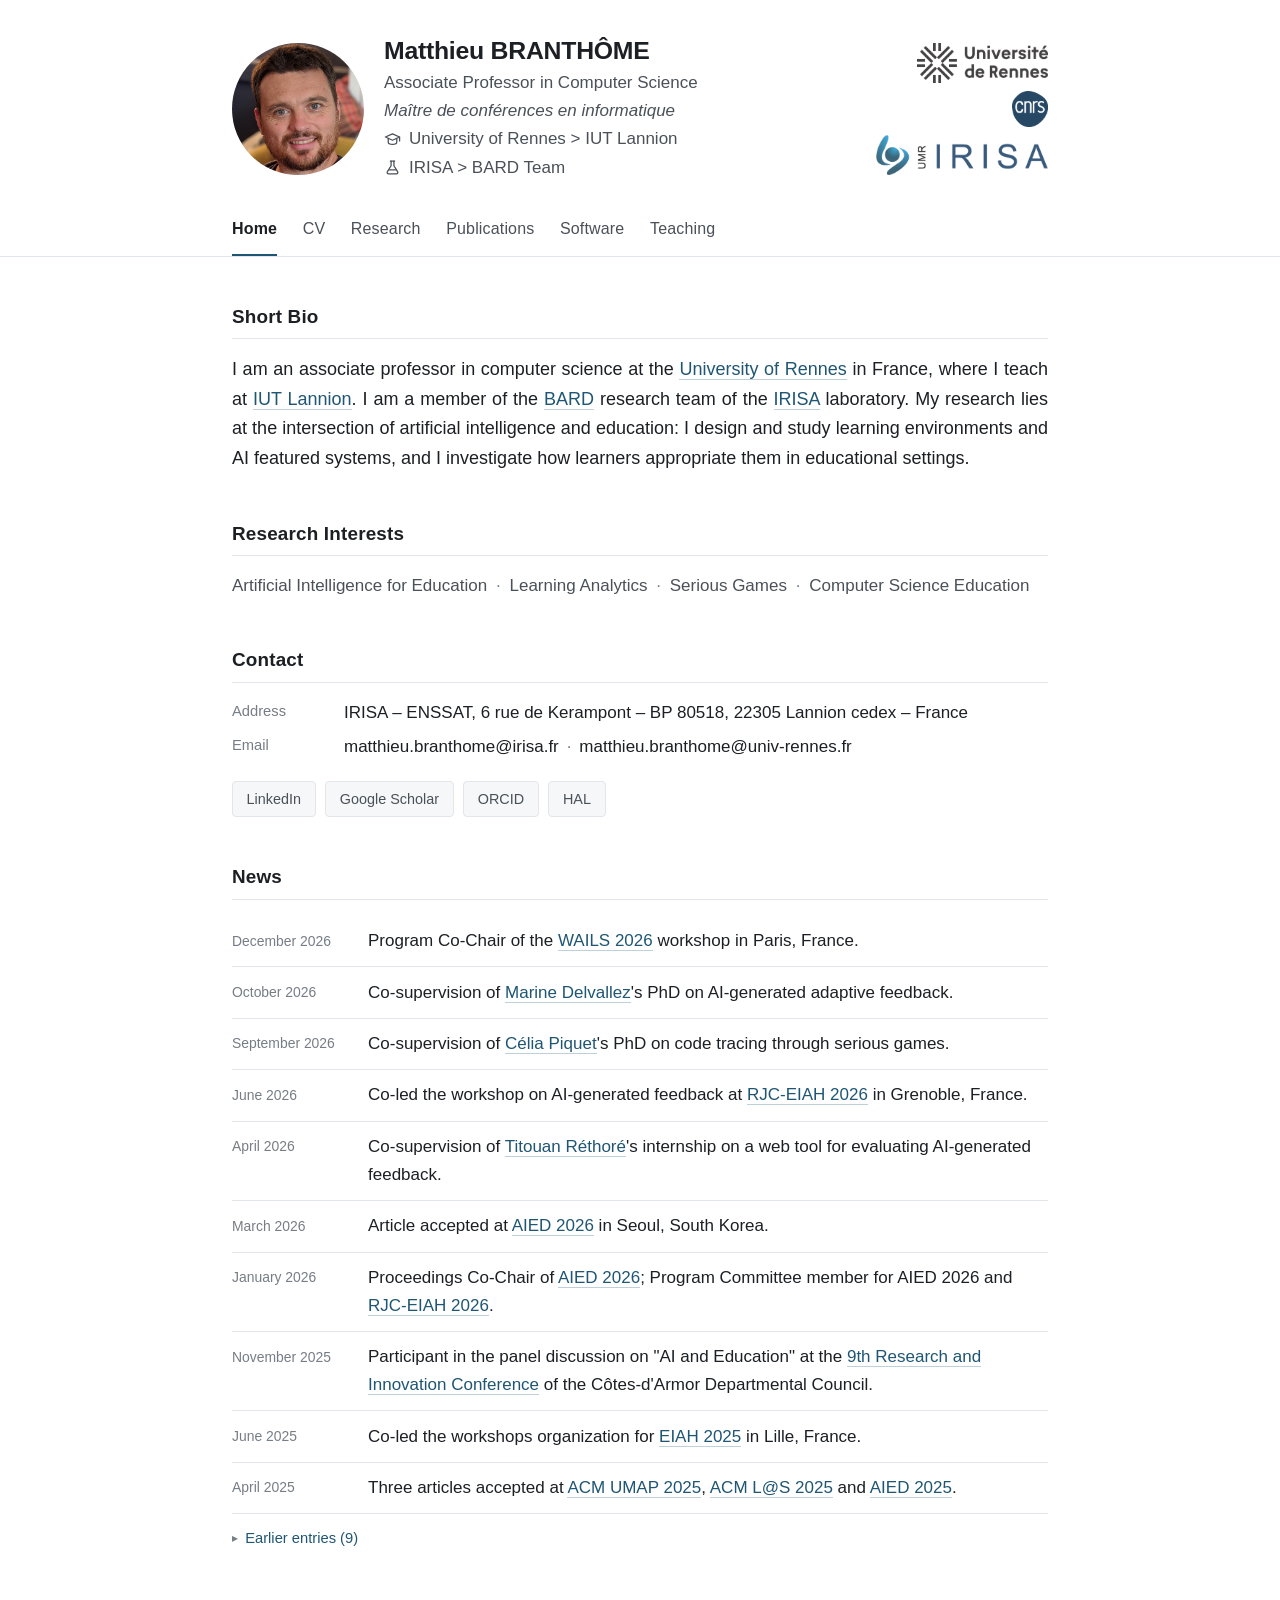
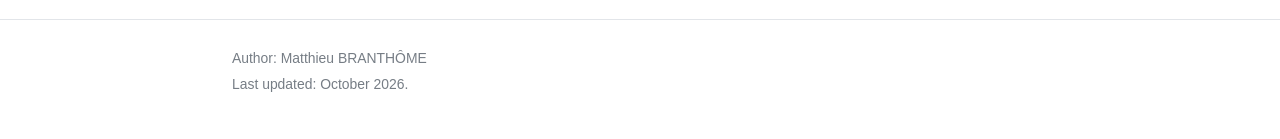
<file: index.html>
<!DOCTYPE html>
<html lang="en">
<head>
<meta charset="utf-8">
<meta name="viewport" content="width=device-width, initial-scale=1">
<title>Matthieu Branthôme – Research Page</title>
<meta name="description" content="Matthieu Branthôme, Associate Professor in Computer Science at the University of Rennes (IUT Lannion), member of the BARD team at IRISA. Artificial Intelligence for Education, Learning Analytics, Serious Games, Computer Science Education.">
<meta name="author" content="Matthieu Branthôme">
<link rel="canonical" href="https://people.irisa.fr/Matthieu.Branthome/">
<meta property="og:type" content="profile">
<meta property="og:title" content="Matthieu Branthôme – Associate Professor, IRISA / University of Rennes">
<meta property="og:description" content="Matthieu Branthôme, Associate Professor in Computer Science at the University of Rennes (IUT Lannion), member of the BARD team at IRISA. Artificial Intelligence for Education, Learning Analytics, Serious Games, Computer Science Education.">
<meta property="og:url" content="https://people.irisa.fr/Matthieu.Branthome/">
<meta property="og:image" content="https://people.irisa.fr/Matthieu.Branthome/photo.jpg">
<meta property="og:locale" content="en_US">
<meta property="og:site_name" content="Matthieu Branthôme">
<meta name="twitter:card" content="summary">
<script type="application/ld+json">
{
  "@context": "https://schema.org",
  "@type": "Person",
  "name": "Matthieu Branthôme",
  "givenName": "Matthieu",
  "familyName": "Branthôme",
  "alternateName": "Matthieu Branthome",
  "jobTitle": "Associate Professor in Computer Science",
  "description": "Associate Professor in Computer Science at the University of Rennes (IUT Lannion), member of the BARD team at IRISA. Research on artificial intelligence for education, learning analytics, serious games and computer science education.",
  "url": "https://people.irisa.fr/Matthieu.Branthome/",
  "image": "https://people.irisa.fr/Matthieu.Branthome/photo.jpg",
  "worksFor": {
    "@type": "ResearchOrganization",
    "name": "IRISA – BARD team",
    "url": "https://www-bard.irisa.fr/"
  },
  "affiliation": [
    {
      "@type": "ResearchOrganization",
      "name": "IRISA",
      "url": "https://www.irisa.fr/"
    },
    {
      "@type": "CollegeOrUniversity",
      "name": "University of Rennes",
      "url": "https://www.univ-rennes.fr/"
    }
  ],
  "alumniOf": [
    {
      "@type": "CollegeOrUniversity",
      "name": "University of Western Brittany (UBO)"
    },
    {
      "@type": "CollegeOrUniversity",
      "name": "INSA Rennes"
    }
  ],
  "knowsAbout": [
    "Artificial Intelligence for Education",
    "Learning Analytics",
    "Serious Games",
    "Computer Science Education",
    "Python programming education"
  ],
  "identifier": "https://orcid.org/0000-0002-9795-0760",
  "sameAs": [
    "https://orcid.org/0000-0002-9795-0760",
    "https://scholar.google.com/citations?user=osJZPW0AAAAJ&hl=en",
    "https://cv.hal.science/matthieu-branthome",
    "https://www.linkedin.com/in/matthieu-branthome/",
    "https://www-bard.irisa.fr/team-members/"
  ]
}
</script>
<link rel="icon" type="image/png" href="favicon.png">
<link rel="stylesheet" href="style.css">
</head>
<body>

<header class="site-header">
  <div class="wrap">
    <div class="identity">
      <img src="photo.jpg" alt="Portrait of Matthieu Branthôme">
      <div>
        <h1>Matthieu BRANTHÔME</h1>
        <p class="role">
          <span>Associate Professor in Computer Science</span>
          <span><em>Maître de conférences en informatique</em></span>
          <span class="aff teaching">University of Rennes &gt; IUT Lannion</span>
          <span class="aff research">IRISA &gt; BARD Team</span>
        </p>
      </div>
      <ul class="logos" aria-label="Institutions">
        <li><a href="https://www.univ-rennes.fr/" target="_blank" rel="noopener"><img src="univ-rennes.png" alt="Université de Rennes"></a></li>
        <li><a href="https://www.cnrs.fr/" target="_blank" rel="noopener"><img src="cnrs.png" alt="CNRS" class="mark"></a></li>
        <li><a href="https://www.irisa.fr/" target="_blank" rel="noopener"><img src="logo_irisa.png" alt="IRISA"></a></li>
      </ul>
    </div>
    <nav class="site-nav" aria-label="Main">
      <ul>
        <li><a href="index.html" aria-current="page">Home</a></li>
        <li><a href="cv.html">CV</a></li>
        <li><a href="research.html">Research</a></li>
        <li><a href="publications.html">Publications</a></li>
        <li><a href="software.html">Software</a></li>
        <li><a href="teaching.html">Teaching</a></li>
      </ul>
    </nav>
  </div>
</header>

<main>
  <div class="wrap">

    <section>
      <h2>Short Bio</h2>
      <p class="lead">
        I am an associate professor in computer science at the
        <a href="https://www.univ-rennes.fr/" target="_blank" rel="noopener">University of Rennes</a> in France, where I
        teach at <a href="https://iut-lannion.univ-rennes.fr/" target="_blank" rel="noopener">IUT Lannion</a>. I am a member
        of the <a href="https://www-bard.irisa.fr/" target="_blank" rel="noopener">BARD</a> research team of the
        <a href="https://www.irisa.fr/" target="_blank" rel="noopener">IRISA</a> laboratory. My research lies at the
        intersection of artificial intelligence and education: I design and study learning
        environments and AI featured systems, and I investigate how learners appropriate them
        in educational settings.
      </p>
    </section>

    <section>
      <h2>Research Interests</h2>
      <ul class="interests">
        <li>Artificial Intelligence for Education</li>
        <li>Learning Analytics</li>
        <li>Serious Games</li>
        <li>Computer Science Education</li>
      </ul>
    </section>

    <section id="contact">
      <h2>Contact</h2>
      <dl class="contact">
        <dt>Address</dt>
        <dd>IRISA – ENSSAT, 6 rue de Kerampont – BP 80518, 22305 Lannion cedex – France</dd>
        <dt>Email</dt>
        <dd class="mails">
          <span class="mail">matthieu.branthome<i class="at"></i>irisa<i class="dot"></i>fr</span>
          <span aria-hidden="true">·</span>
          <span class="mail">matthieu.branthome<i class="at"></i>univ-rennes<i class="dot"></i>fr</span>
        </dd>
      </dl>
      <ul class="profiles">
        <li><a href="https://www.linkedin.com/in/matthieu-branthome/" target="_blank" rel="noopener">LinkedIn</a></li>
        <li><a href="https://scholar.google.com/citations?user=osJZPW0AAAAJ&amp;hl=en" target="_blank" rel="noopener">Google Scholar</a></li>
        <li><a href="https://orcid.org/0000-0002-9795-0760" target="_blank" rel="noopener">ORCID</a></li>
        <li><a href="https://cv.hal.science/matthieu-branthome" target="_blank" rel="noopener">HAL</a></li>
      </ul>
    </section>

    <section>
      <h2>News</h2>
      <ul class="news">
        <li>
          <time datetime="2026-12">December 2026</time>
          <div>
            Program Co-Chair of the
            <a href="https://wailsworkshop.github.io/2026/" target="_blank" rel="noopener">WAILS 2026</a> workshop in Paris,
            France.
          </div>
        </li>
        <li>
          <time datetime="2026-10">October 2026</time>
          <div>
            Co-supervision of
            <a href="https://www.linkedin.com/in/marine-delvallez-9a65a2299/" target="_blank" rel="noopener">Marine Delvallez</a>'s
            PhD on AI-generated adaptive feedback.
          </div>
        </li>
        <li>
          <time datetime="2026-09">September 2026</time>
          <div>
            Co-supervision of
            <a href="https://www.linkedin.com/in/cpiquet/" target="_blank" rel="noopener">Célia Piquet</a>'s
            PhD on code tracing through serious games.
          </div>
        </li>
        <li>
          <time datetime="2026-06">June 2026</time>
          <div>
            Co-led the workshop on AI-generated feedback at
            <a href="https://rjc-eiah2026.sciencesconf.org/" target="_blank" rel="noopener">RJC-EIAH 2026</a> in Grenoble,
            France.
          </div>
        </li>
        <li>
          <time datetime="2026-04">April 2026</time>
          <div>
            Co-supervision of
            <a href="https://www.linkedin.com/in/titouan-rethore-1b83132bb/" target="_blank" rel="noopener">Titouan Réthoré</a>'s
            internship on a web tool for evaluating AI-generated feedback.
          </div>
        </li>
        <li>
          <time datetime="2026-03">March 2026</time>
          <div>
            Article accepted at
            <a href="https://www.aied-conference.org/2026" target="_blank" rel="noopener">AIED 2026</a> in Seoul, South
            Korea.
          </div>
        </li>
        <li>
          <time datetime="2026-01">January 2026</time>
          <div>
            Proceedings Co-Chair of
            <a href="https://www.aied-conference.org/2026" target="_blank" rel="noopener">AIED 2026</a>; Program Committee
            member for AIED 2026 and
            <a href="https://rjc-eiah2026.sciencesconf.org/" target="_blank" rel="noopener">RJC-EIAH 2026</a>.
          </div>
        </li>
        <li>
          <time datetime="2025-11">November 2025</time>
          <div>
            Participant in the panel discussion on "AI and Education" at the
            <a href="https://sup.cotesdarmor.fr/programme-des-9emes-assises-de-la-recherche-et-de-l-innovation" target="_blank" rel="noopener">9th
            Research and Innovation Conference</a> of the Côtes-d'Armor Departmental Council.
          </div>
        </li>
        <li>
          <time datetime="2025-06">June 2025</time>
          <div>
            Co-led the workshops organization for
            <a href="https://eiah2025.sciencesconf.org/" target="_blank" rel="noopener">EIAH 2025</a> in Lille, France.
          </div>
        </li>
        <li>
          <time datetime="2025-04">April 2025</time>
          <div>
            Three articles accepted at
            <a href="https://www.um.org/umap2025/" target="_blank" rel="noopener">ACM UMAP 2025</a>,
            <a href="https://learningatscale.acm.org/las2025/" target="_blank" rel="noopener">ACM L@S 2025</a> and
            <a href="https://aied2025.itd.cnr.it/" target="_blank" rel="noopener">AIED 2025</a>.
          </div>
        </li>
      </ul>

      <details class="news-more">
        <summary>Earlier entries (9)</summary>
        <ul class="news">
          <li>
            <time datetime="2025-03">March 2025</time>
            <div>
              Program Committee member for the
              <a href="https://aied2025.itd.cnr.it/" target="_blank" rel="noopener">AIED 2025</a> Late Breaking Results track.
            </div>
          </li>
          <li>
            <time datetime="2024-10">October 2024</time>
            <div>
              Took part in the University of Lille's
              <a href="https://soundcloud.com/dapi-universite-de-lille/idee-recue-8-lia-sera-demain-linterlocutrice-des-etudiants-avec-matthieu-branthome" target="_blank" rel="noopener">"Ludopédagogie" podcast</a>.
            </div>
          </li>
          <li>
            <time datetime="2024-07">July 2024</time>
            <div>
              Appointed Associate Professor at the
              <a href="https://www.univ-rennes.fr/" target="_blank" rel="noopener">University of Rennes</a>; teaching at
              <a href="https://iut-lannion.univ-rennes.fr/" target="_blank" rel="noopener">IUT Lannion</a>; research in the
              <a href="https://www-druid.irisa.fr/" target="_blank" rel="noopener">DRUID</a> team at
              <a href="https://www.irisa.fr/" target="_blank" rel="noopener">IRISA</a>.
            </div>
          </li>
          <li>
            <time datetime="2024-06">June 2024</time>
            <div>
              Co-led the workshop on practical statistics for TEL at
              <a href="https://rjc2024.sciencesconf.org/" target="_blank" rel="noopener">RJC-EIAH 2024</a> in Laval, France.
            </div>
          </li>
          <li>
            <time datetime="2024-03">March 2024</time>
            <div>
              Program Committee member for the
              <a href="https://aied2024.cesar.school/home" target="_blank" rel="noopener">AIED 2024</a> Late Breaking
              Results track.
            </div>
          </li>
          <li>
            <time datetime="2024-01">January 2024</time>
            <div>
              Thesis manuscript available online.
              <span class="pub-meta"><a href="https://theses.hal.science/tel-04397329v1" target="_blank" rel="noopener">HAL: tel-04397329</a></span>
            </div>
          </li>
          <li>
            <time datetime="2023-12">December 2023</time>
            <div>
              Article accepted in
              <a href="https://dl.acm.org/journal/toce" target="_blank" rel="noopener">ACM Transactions on Computing
              Education</a>.
            </div>
          </li>
          <li>
            <time datetime="2023-10">October 2023</time>
            <div>PhD thesis defended on 11 October 2023.</div>
          </li>
          <li>
            <time datetime="2023-09">September 2023</time>
            <div>
              Joined <a href="https://www.enssat.fr/" target="_blank" rel="noopener">ENSSAT Lannion</a> and the
              <a href="https://www.irisa.fr/" target="_blank" rel="noopener">IRISA</a> laboratory as a teaching and
              research assistant.
            </div>
          </li>
        </ul>
      </details>
    </section>

  </div>
</main>

<footer class="site-footer">
  <div class="wrap">
    <p>Author: Matthieu BRANTHÔME</p>
    <p>Last updated: October 2026.</p>
  </div>
</footer>

</body>
</html>
</file>
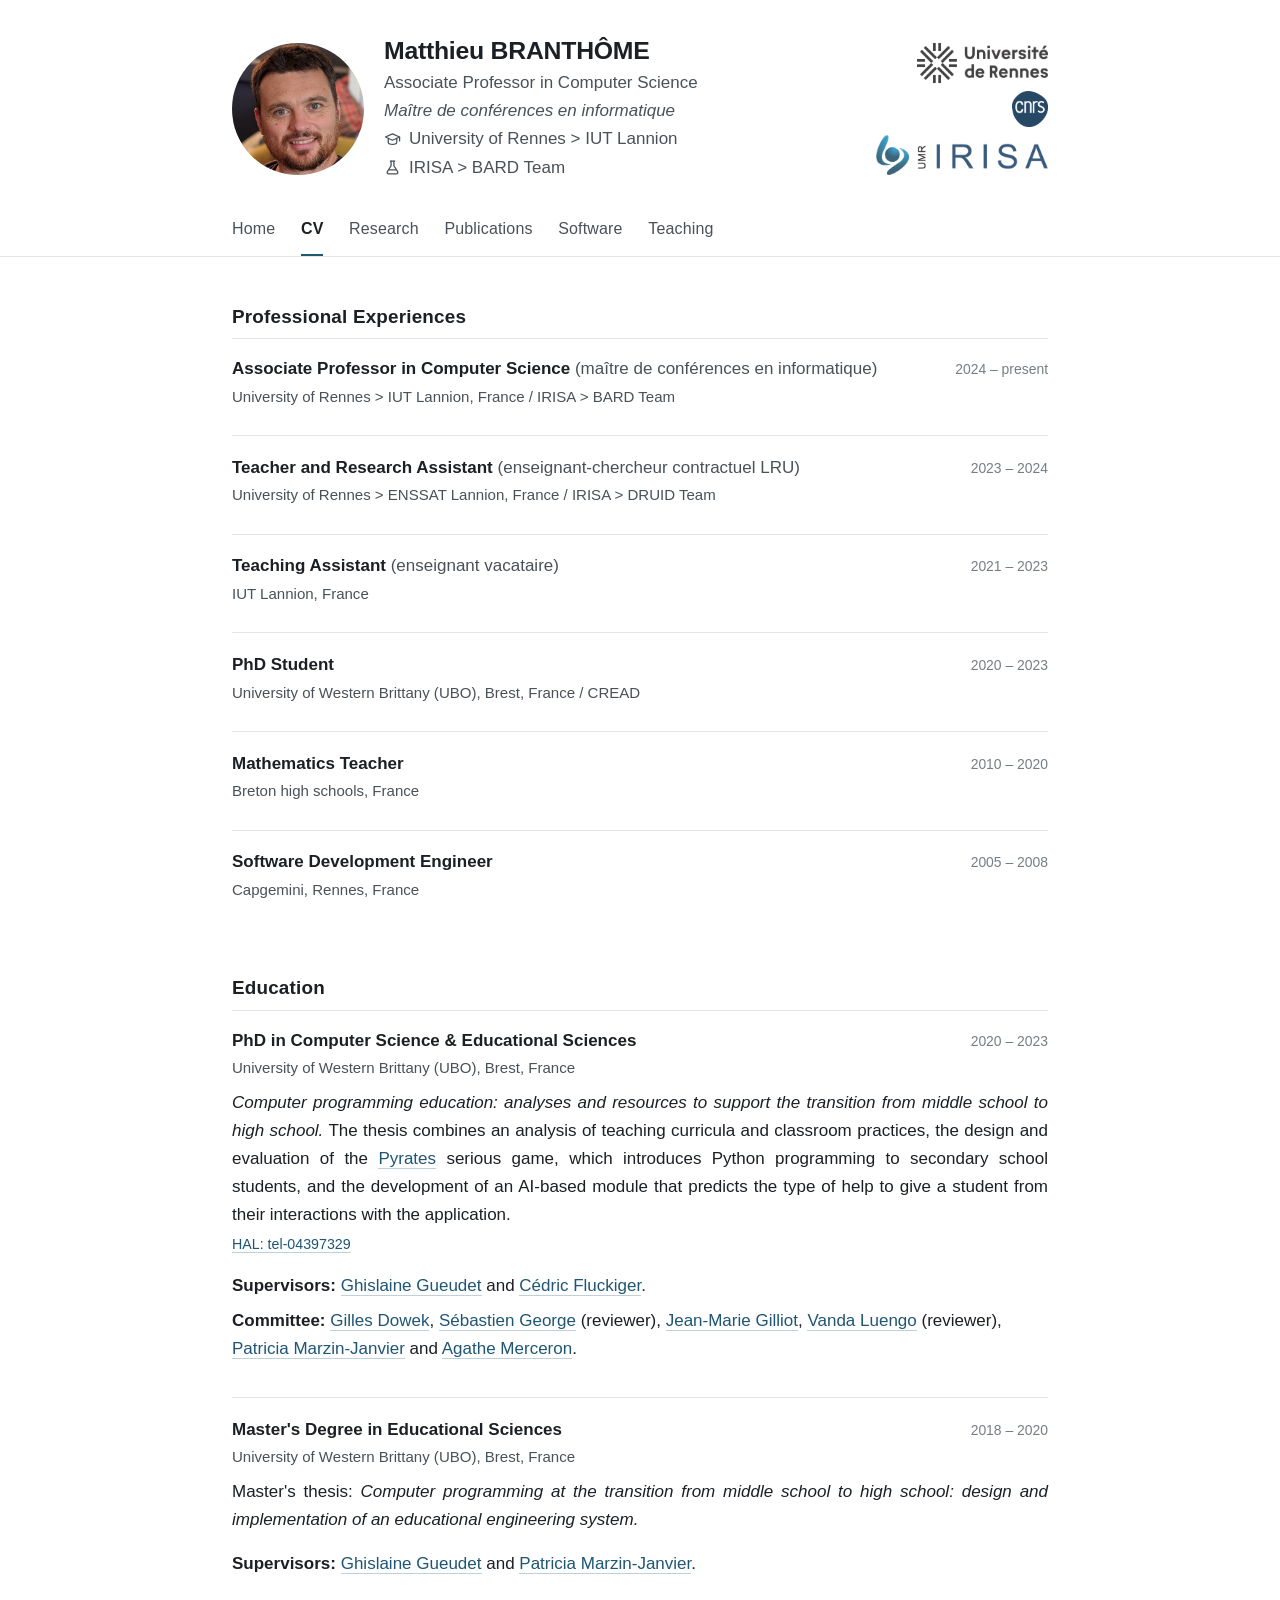
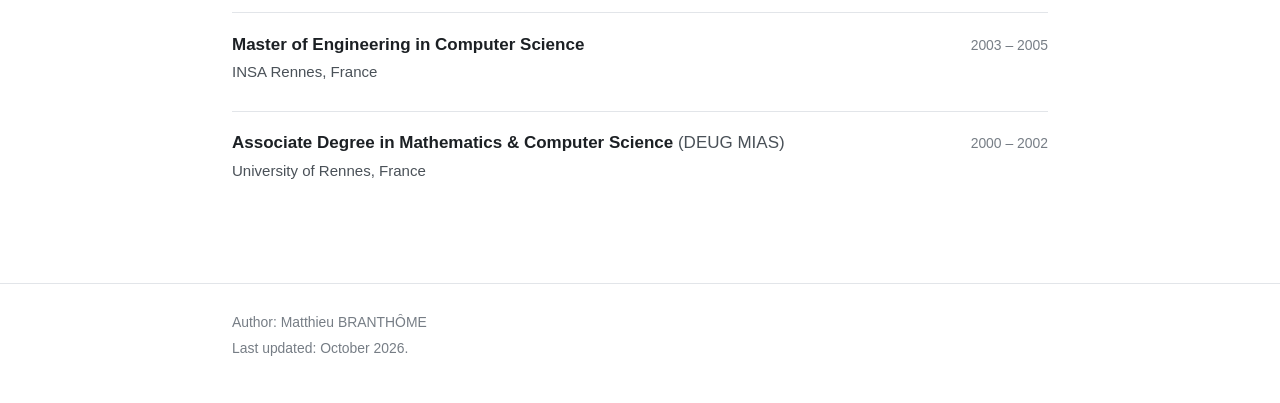
<file: cv.html>
<!DOCTYPE html>
<html lang="en">
<head>
<meta charset="utf-8">
<meta name="viewport" content="width=device-width, initial-scale=1">
<title>CV – Matthieu Branthôme</title>
<meta name="description" content="Curriculum vitae of Matthieu Branthôme: professional experiences and education.">
<link rel="canonical" href="https://people.irisa.fr/Matthieu.Branthome/cv.html">
<meta property="og:type" content="article">
<meta property="og:title" content="CV – Matthieu Branthôme">
<meta property="og:description" content="Curriculum vitae of Matthieu Branthôme: professional experiences and education.">
<meta property="og:url" content="https://people.irisa.fr/Matthieu.Branthome/cv.html">
<meta property="og:image" content="https://people.irisa.fr/Matthieu.Branthome/photo.jpg">
<meta property="og:locale" content="en_US">
<meta property="og:site_name" content="Matthieu Branthôme">
<meta name="twitter:card" content="summary">
<link rel="icon" type="image/png" href="favicon.png">
<link rel="stylesheet" href="style.css">
</head>
<body>

<header class="site-header">
  <div class="wrap">
    <div class="identity">
      <img src="photo.jpg" alt="Portrait of Matthieu Branthôme">
      <div>
        <h1>Matthieu BRANTHÔME</h1>
        <p class="role">
          <span>Associate Professor in Computer Science</span>
          <span><em>Maître de conférences en informatique</em></span>
          <span class="aff teaching">University of Rennes &gt; IUT Lannion</span>
          <span class="aff research">IRISA &gt; BARD Team</span>
        </p>
      </div>
      <ul class="logos" aria-label="Institutions">
        <li><a href="https://www.univ-rennes.fr/" target="_blank" rel="noopener"><img src="univ-rennes.png" alt="Université de Rennes"></a></li>
        <li><a href="https://www.cnrs.fr/" target="_blank" rel="noopener"><img src="cnrs.png" alt="CNRS" class="mark"></a></li>
        <li><a href="https://www.irisa.fr/" target="_blank" rel="noopener"><img src="logo_irisa.png" alt="IRISA"></a></li>
      </ul>
    </div>
    <nav class="site-nav" aria-label="Main">
      <ul>
        <li><a href="index.html">Home</a></li>
        <li><a href="cv.html" aria-current="page">CV</a></li>
        <li><a href="research.html">Research</a></li>
        <li><a href="publications.html">Publications</a></li>
        <li><a href="software.html">Software</a></li>
        <li><a href="teaching.html">Teaching</a></li>
      </ul>
    </nav>
  </div>
</header>

<main>
  <div class="wrap">

    <section>
      <h2>Professional Experiences</h2>

      <div class="entry">
        <div class="entry-head">
          <h3>Associate Professor in Computer Science <span class="h-note">(maître de conférences en informatique)</span></h3>
          <span class="when">2024 – present</span>
        </div>
        <p class="where">University of Rennes &gt; IUT Lannion, France / IRISA &gt; BARD Team</p>
      </div>

      <div class="entry">
        <div class="entry-head">
          <h3>Teacher and Research Assistant <span class="h-note">(enseignant-chercheur contractuel LRU)</span></h3>
          <span class="when">2023 – 2024</span>
        </div>
        <p class="where">University of Rennes &gt; ENSSAT Lannion, France / IRISA &gt; DRUID Team</p>
      </div>

      <div class="entry">
        <div class="entry-head">
          <h3>Teaching Assistant <span class="h-note">(enseignant vacataire)</span></h3>
          <span class="when">2021 – 2023</span>
        </div>
        <p class="where">IUT Lannion, France</p>
      </div>

      <div class="entry">
        <div class="entry-head">
          <h3>PhD Student</h3>
          <span class="when">2020 – 2023</span>
        </div>
        <p class="where">University of Western Brittany (UBO), Brest, France / CREAD</p>
      </div>

      <div class="entry">
        <div class="entry-head">
          <h3>Mathematics Teacher</h3>
          <span class="when">2010 – 2020</span>
        </div>
        <p class="where">Breton high schools, France</p>
      </div>

      <div class="entry">
        <div class="entry-head">
          <h3>Software Development Engineer</h3>
          <span class="when">2005 – 2008</span>
        </div>
        <p class="where">Capgemini, Rennes, France</p>
      </div>
    </section>

    <section>
      <h2>Education</h2>

      <div class="entry">
        <div class="entry-head">
          <h3>PhD in Computer Science &amp; Educational Sciences</h3>
          <span class="when">2020 – 2023</span>
        </div>
        <p class="where">University of Western Brittany (UBO), Brest, France</p>
        <p>
          <em>Computer programming education: analyses and resources to support the transition
          from middle school to high school.</em> The thesis combines an analysis of teaching
          curricula and classroom practices, the design and evaluation of the
          <a href="software.html">Pyrates</a> serious game, which introduces Python
          programming to secondary school students, and the development of an AI-based module
          that predicts the type of help to give a student from their interactions with the
          application.
          <span class="pub-meta"><a href="https://theses.hal.science/tel-04397329v1" target="_blank" rel="noopener">HAL: tel-04397329</a></span>
        </p>
        <ul class="plain">
          <li>
            <strong>Supervisors:</strong> <a href="https://www.est.universite-paris-saclay.fr/recherche/membres/gueudet-ghislaine/" target="_blank" rel="noopener">Ghislaine Gueudet</a> and
            <a href="https://pro.univ-lille.fr/cedric-fluckiger/" target="_blank" rel="noopener">Cédric Fluckiger</a>.
          </li>
          <li>
            <strong>Committee:</strong> <a href="https://fr.wikipedia.org/wiki/Gilles_Dowek" target="_blank" rel="noopener">Gilles Dowek</a>,
            <a href="https://lium.univ-lemans.fr/team/sebastien-george/" target="_blank" rel="noopener">Sébastien George</a> (reviewer),
            <a href="https://www.imt-atlantique.fr/fr/personne/jean-marie-gilliot" target="_blank" rel="noopener">Jean-Marie Gilliot</a>,
            <a href="https://perso.lip6.fr/Vanda.Luengo/" target="_blank" rel="noopener">Vanda Luengo</a> (reviewer),
            <a href="https://www.univ-brest.fr/fr/membre/patricia-marzin-janvier" target="_blank" rel="noopener">Patricia Marzin-Janvier</a> and
            <a href="https://prof.bht-berlin.de/merceron" target="_blank" rel="noopener">Agathe Merceron</a>.
          </li>
        </ul>
      </div>

      <div class="entry">
        <div class="entry-head">
          <h3>Master's Degree in Educational Sciences</h3>
          <span class="when">2018 – 2020</span>
        </div>
        <p class="where">University of Western Brittany (UBO), Brest, France</p>
        <p>
          Master's thesis: <em>Computer programming at the transition from middle school to
          high school: design and implementation of an educational engineering system.</em>
        </p>
        <ul class="plain">
          <li>
            <strong>Supervisors:</strong> <a href="https://www.est.universite-paris-saclay.fr/recherche/membres/gueudet-ghislaine/" target="_blank" rel="noopener">Ghislaine Gueudet</a> and
            <a href="https://www.univ-brest.fr/fr/membre/patricia-marzin-janvier" target="_blank" rel="noopener">Patricia Marzin-Janvier</a>.
          </li>
        </ul>
      </div>

      <div class="entry">
        <div class="entry-head">
          <h3>Master of Engineering in Computer Science</h3>
          <span class="when">2003 – 2005</span>
        </div>
        <p class="where">INSA Rennes, France</p>
      </div>

      <div class="entry">
        <div class="entry-head">
          <h3>Associate Degree in Mathematics &amp; Computer Science <span class="h-note">(DEUG MIAS)</span></h3>
          <span class="when">2000 – 2002</span>
        </div>
        <p class="where">University of Rennes, France</p>
      </div>
    </section>

  </div>
</main>

<footer class="site-footer">
  <div class="wrap">
    <p>Author: Matthieu BRANTHÔME</p>
    <p>Last updated: October 2026.</p>
  </div>
</footer>

</body>
</html>
</file>
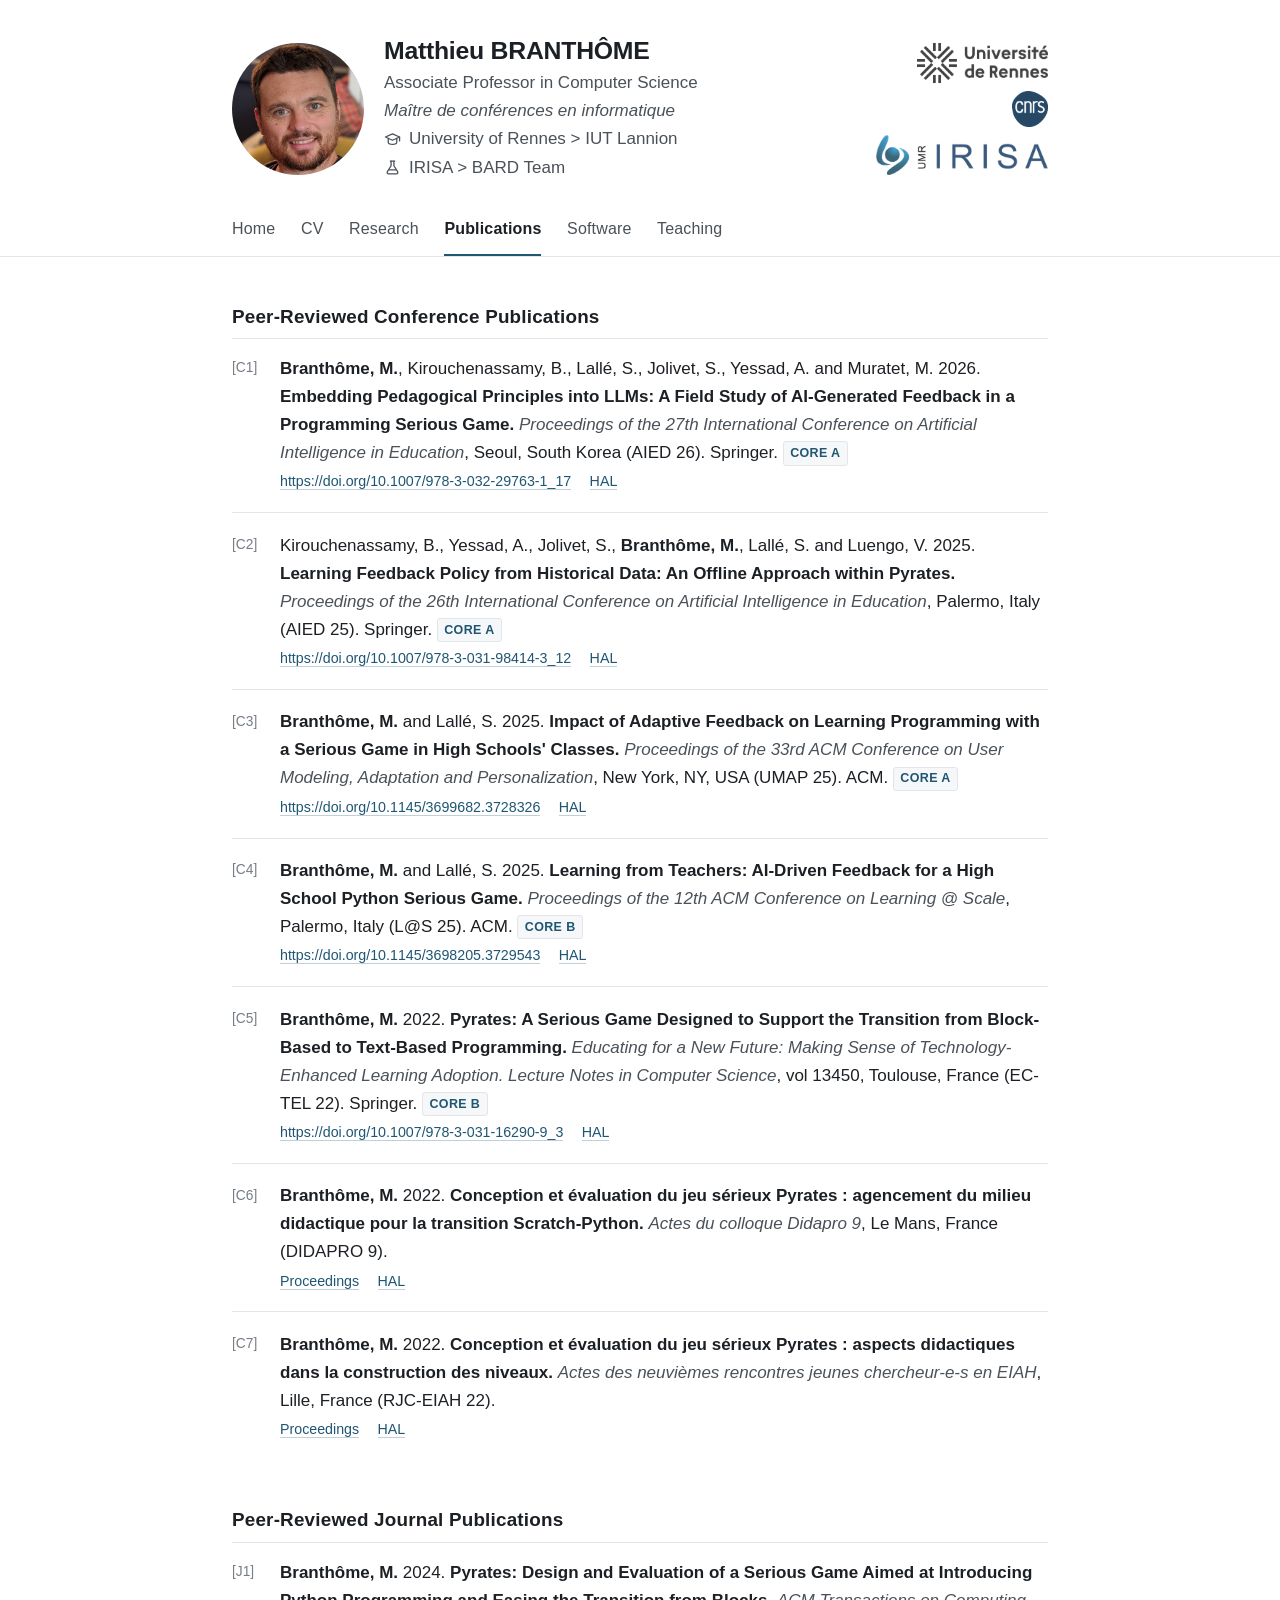
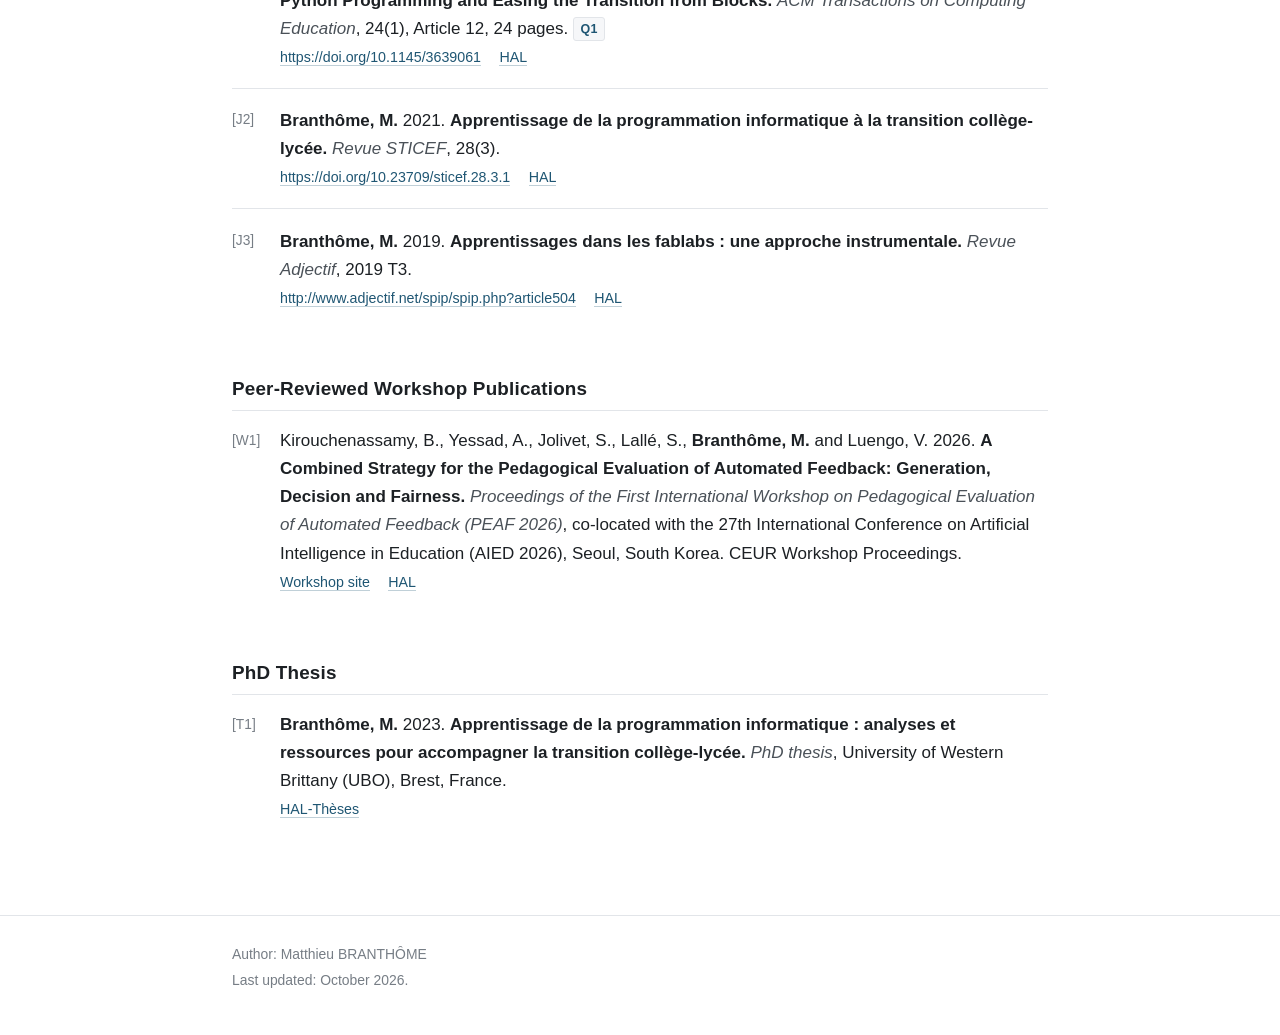
<file: publications.html>
<!DOCTYPE html>
<html lang="en">
<head>
<meta charset="utf-8">
<meta name="viewport" content="width=device-width, initial-scale=1">
<title>Publications – Matthieu Branthôme</title>
<meta name="description" content="Peer-reviewed conference, journal and workshop publications of Matthieu Branthôme, IRISA.">
<link rel="canonical" href="https://people.irisa.fr/Matthieu.Branthome/publications.html">
<meta property="og:type" content="article">
<meta property="og:title" content="Publications – Matthieu Branthôme">
<meta property="og:description" content="Peer-reviewed conference, journal and workshop publications of Matthieu Branthôme, IRISA.">
<meta property="og:url" content="https://people.irisa.fr/Matthieu.Branthome/publications.html">
<meta property="og:image" content="https://people.irisa.fr/Matthieu.Branthome/photo.jpg">
<meta property="og:locale" content="en_US">
<meta property="og:site_name" content="Matthieu Branthôme">
<meta name="twitter:card" content="summary">
<link rel="icon" type="image/png" href="favicon.png">
<link rel="stylesheet" href="style.css">
</head>
<body>

<header class="site-header">
  <div class="wrap">
    <div class="identity">
      <img src="photo.jpg" alt="Portrait of Matthieu Branthôme">
      <div>
        <h1>Matthieu BRANTHÔME</h1>
        <p class="role">
          <span>Associate Professor in Computer Science</span>
          <span><em>Maître de conférences en informatique</em></span>
          <span class="aff teaching">University of Rennes &gt; IUT Lannion</span>
          <span class="aff research">IRISA &gt; BARD Team</span>
        </p>
      </div>
      <ul class="logos" aria-label="Institutions">
        <li><a href="https://www.univ-rennes.fr/" target="_blank" rel="noopener"><img src="univ-rennes.png" alt="Université de Rennes"></a></li>
        <li><a href="https://www.cnrs.fr/" target="_blank" rel="noopener"><img src="cnrs.png" alt="CNRS" class="mark"></a></li>
        <li><a href="https://www.irisa.fr/" target="_blank" rel="noopener"><img src="logo_irisa.png" alt="IRISA"></a></li>
      </ul>
    </div>
    <nav class="site-nav" aria-label="Main">
      <ul>
        <li><a href="index.html">Home</a></li>
        <li><a href="cv.html">CV</a></li>
        <li><a href="research.html">Research</a></li>
        <li><a href="publications.html" aria-current="page">Publications</a></li>
        <li><a href="software.html">Software</a></li>
        <li><a href="teaching.html">Teaching</a></li>
      </ul>
    </nav>
  </div>
</header>

<main>
  <div class="wrap">

    <section>
      <h2>Peer-Reviewed Conference Publications</h2>
      <ol class="pubs c">
        <li>
          <strong>Branthôme, M.</strong>, Kirouchenassamy, B., Lallé, S., Jolivet, S., Yessad, A. and Muratet, M. 2026.
          <span class="pub-title">Embedding Pedagogical Principles into LLMs: A Field Study of AI-Generated Feedback in a Programming Serious Game.</span>
          <span class="pub-venue">Proceedings of the 27th International Conference on Artificial Intelligence in Education</span>,
          Seoul, South Korea (AIED 26). Springer. <span class="rank">CORE A</span>
          <span class="pub-meta"><a href="https://doi.org/10.1007/978-3-032-29763-1_17" target="_blank" rel="noopener">https://doi.org/10.1007/978-3-032-29763-1_17</a>
          <a href="https://hal.science/hal-05671944" target="_blank" rel="noopener">HAL</a></span>
        </li>
        <li>
          Kirouchenassamy, B., Yessad, A., Jolivet, S., <strong>Branthôme, M.</strong>, Lallé, S. and Luengo, V. 2025.
          <span class="pub-title">Learning Feedback Policy from Historical Data: An Offline Approach within Pyrates.</span>
          <span class="pub-venue">Proceedings of the 26th International Conference on Artificial Intelligence in Education</span>,
          Palermo, Italy (AIED 25). Springer. <span class="rank">CORE A</span>
          <span class="pub-meta"><a href="https://doi.org/10.1007/978-3-031-98414-3_12" target="_blank" rel="noopener">https://doi.org/10.1007/978-3-031-98414-3_12</a>
          <a href="https://hal.science/hal-05158735" target="_blank" rel="noopener">HAL</a></span>
        </li>
        <li>
          <strong>Branthôme, M.</strong> and Lallé, S. 2025.
          <span class="pub-title">Impact of Adaptive Feedback on Learning Programming with a Serious Game in High Schools' Classes.</span>
          <span class="pub-venue">Proceedings of the 33rd ACM Conference on User Modeling, Adaptation and Personalization</span>,
          New York, NY, USA (UMAP 25). ACM. <span class="rank">CORE A</span>
          <span class="pub-meta"><a href="https://doi.org/10.1145/3699682.3728326" target="_blank" rel="noopener">https://doi.org/10.1145/3699682.3728326</a>
          <a href="https://hal.science/hal-05024217" target="_blank" rel="noopener">HAL</a></span>
        </li>
        <li>
          <strong>Branthôme, M.</strong> and Lallé, S. 2025.
          <span class="pub-title">Learning from Teachers: AI-Driven Feedback for a High School Python Serious Game.</span>
          <span class="pub-venue">Proceedings of the 12th ACM Conference on Learning @ Scale</span>,
          Palermo, Italy (L@S 25). ACM. <span class="rank">CORE B</span>
          <span class="pub-meta"><a href="https://doi.org/10.1145/3698205.3729543" target="_blank" rel="noopener">https://doi.org/10.1145/3698205.3729543</a>
          <a href="https://hal.science/hal-05049369" target="_blank" rel="noopener">HAL</a></span>
        </li>
        <li>
          <strong>Branthôme, M.</strong> 2022.
          <span class="pub-title">Pyrates: A Serious Game Designed to Support the Transition from Block-Based to Text-Based Programming.</span>
          <span class="pub-venue">Educating for a New Future: Making Sense of Technology-Enhanced Learning Adoption. Lecture Notes in Computer Science</span>,
          vol 13450, Toulouse, France (EC-TEL 22). Springer. <span class="rank">CORE B</span>
          <span class="pub-meta"><a href="https://doi.org/10.1007/978-3-031-16290-9_3" target="_blank" rel="noopener">https://doi.org/10.1007/978-3-031-16290-9_3</a>
          <a href="https://hal.science/hal-03768957" target="_blank" rel="noopener">HAL</a></span>
        </li>
        <li>
          <strong>Branthôme, M.</strong> 2022.
          <span class="pub-title">Conception et évaluation du jeu sérieux Pyrates : agencement du milieu didactique pour la transition Scratch-Python.</span>
          <span class="pub-venue">Actes du colloque Didapro 9</span>, Le Mans, France (DIDAPRO 9).
          <span class="pub-meta"><a href="https://www.didapro.org/9/wp-content/uploads/sites/6/2022/04/DIDAPRO_9_paper_3.pdf" target="_blank" rel="noopener">Proceedings</a>
          <a href="https://hal.science/hal-03697938" target="_blank" rel="noopener">HAL</a></span>
        </li>
        <li>
          <strong>Branthôme, M.</strong> 2022.
          <span class="pub-title">Conception et évaluation du jeu sérieux Pyrates : aspects didactiques dans la construction des niveaux.</span>
          <span class="pub-venue">Actes des neuvièmes rencontres jeunes chercheur-e-s en EIAH</span>,
          Lille, France (RJC-EIAH 22).
          <span class="pub-meta"><a href="https://rjc-eiah-2022.univ-lille.fr/fileadmin/user_upload/rjc-eiah-2022/documents/acteRJCEIAH2022_v1.1.pdf" target="_blank" rel="noopener">Proceedings</a>
          <a href="https://hal.science/hal-03666645" target="_blank" rel="noopener">HAL</a></span>
        </li>
      </ol>
    </section>

    <section>
      <h2>Peer-Reviewed Journal Publications</h2>
      <ol class="pubs j">
        <li>
          <strong>Branthôme, M.</strong> 2024.
          <span class="pub-title">Pyrates: Design and Evaluation of a Serious Game Aimed at Introducing Python Programming and Easing the Transition from Blocks.</span>
          <span class="pub-venue">ACM Transactions on Computing Education</span>, 24(1), Article 12, 24 pages. <span class="rank">Q1</span>
          <span class="pub-meta"><a href="https://doi.org/10.1145/3639061" target="_blank" rel="noopener">https://doi.org/10.1145/3639061</a>
          <a href="https://hal.science/hal-04474068" target="_blank" rel="noopener">HAL</a></span>
        </li>
        <li>
          <strong>Branthôme, M.</strong> 2021.
          <span class="pub-title">Apprentissage de la programmation informatique à la transition collège-lycée.</span>
          <span class="pub-venue">Revue STICEF</span>, 28(3).
          <span class="pub-meta"><a href="https://doi.org/10.23709/sticef.28.3.1" target="_blank" rel="noopener">https://doi.org/10.23709/sticef.28.3.1</a>
          <a href="https://hal.science/hal-03609798" target="_blank" rel="noopener">HAL</a></span>
        </li>
        <li>
          <strong>Branthôme, M.</strong> 2019.
          <span class="pub-title">Apprentissages dans les fablabs : une approche instrumentale.</span>
          <span class="pub-venue">Revue Adjectif</span>, 2019 T3.
          <span class="pub-meta"><a href="http://www.adjectif.net/spip/spip.php?article504" target="_blank" rel="noopener">http://www.adjectif.net/spip/spip.php?article504</a>
          <a href="https://hal.science/hal-03609811" target="_blank" rel="noopener">HAL</a></span>
        </li>
      </ol>
    </section>

    <section>
      <h2>Peer-Reviewed Workshop Publications</h2>
      <ol class="pubs w">
        <li>
          Kirouchenassamy, B., Yessad, A., Jolivet, S., Lallé, S., <strong>Branthôme, M.</strong> and Luengo, V. 2026.
          <span class="pub-title">A Combined Strategy for the Pedagogical Evaluation of Automated Feedback: Generation, Decision and Fairness.</span>
          <span class="pub-venue">Proceedings of the First International Workshop on Pedagogical Evaluation of Automated Feedback (PEAF 2026)</span>,
          co-located with the 27th International Conference on Artificial Intelligence in
          Education (AIED 2026), Seoul, South Korea. CEUR Workshop Proceedings.
          <span class="pub-meta"><a href="https://peaf-workshop.github.io/2026/accepted-papers/" target="_blank" rel="noopener">Workshop site</a>
          <a href="https://hal.science/hal-05725486" target="_blank" rel="noopener">HAL</a></span>
        </li>
      </ol>
    </section>

    <section>
      <h2>PhD Thesis</h2>
      <ol class="pubs t">
        <li>
          <strong>Branthôme, M.</strong> 2023.
          <span class="pub-title">Apprentissage de la programmation informatique : analyses et ressources pour accompagner la transition collège-lycée.</span>
          <span class="pub-venue">PhD thesis</span>, University of Western Brittany (UBO), Brest, France.
          <span class="pub-meta"><a href="https://theses.hal.science/tel-04397329v1" target="_blank" rel="noopener">HAL-Thèses</a></span>
        </li>
      </ol>
    </section>

  </div>
</main>

<footer class="site-footer">
  <div class="wrap">
    <p>Author: Matthieu BRANTHÔME</p>
    <p>Last updated: October 2026.</p>
  </div>
</footer>

</body>
</html>
</file>
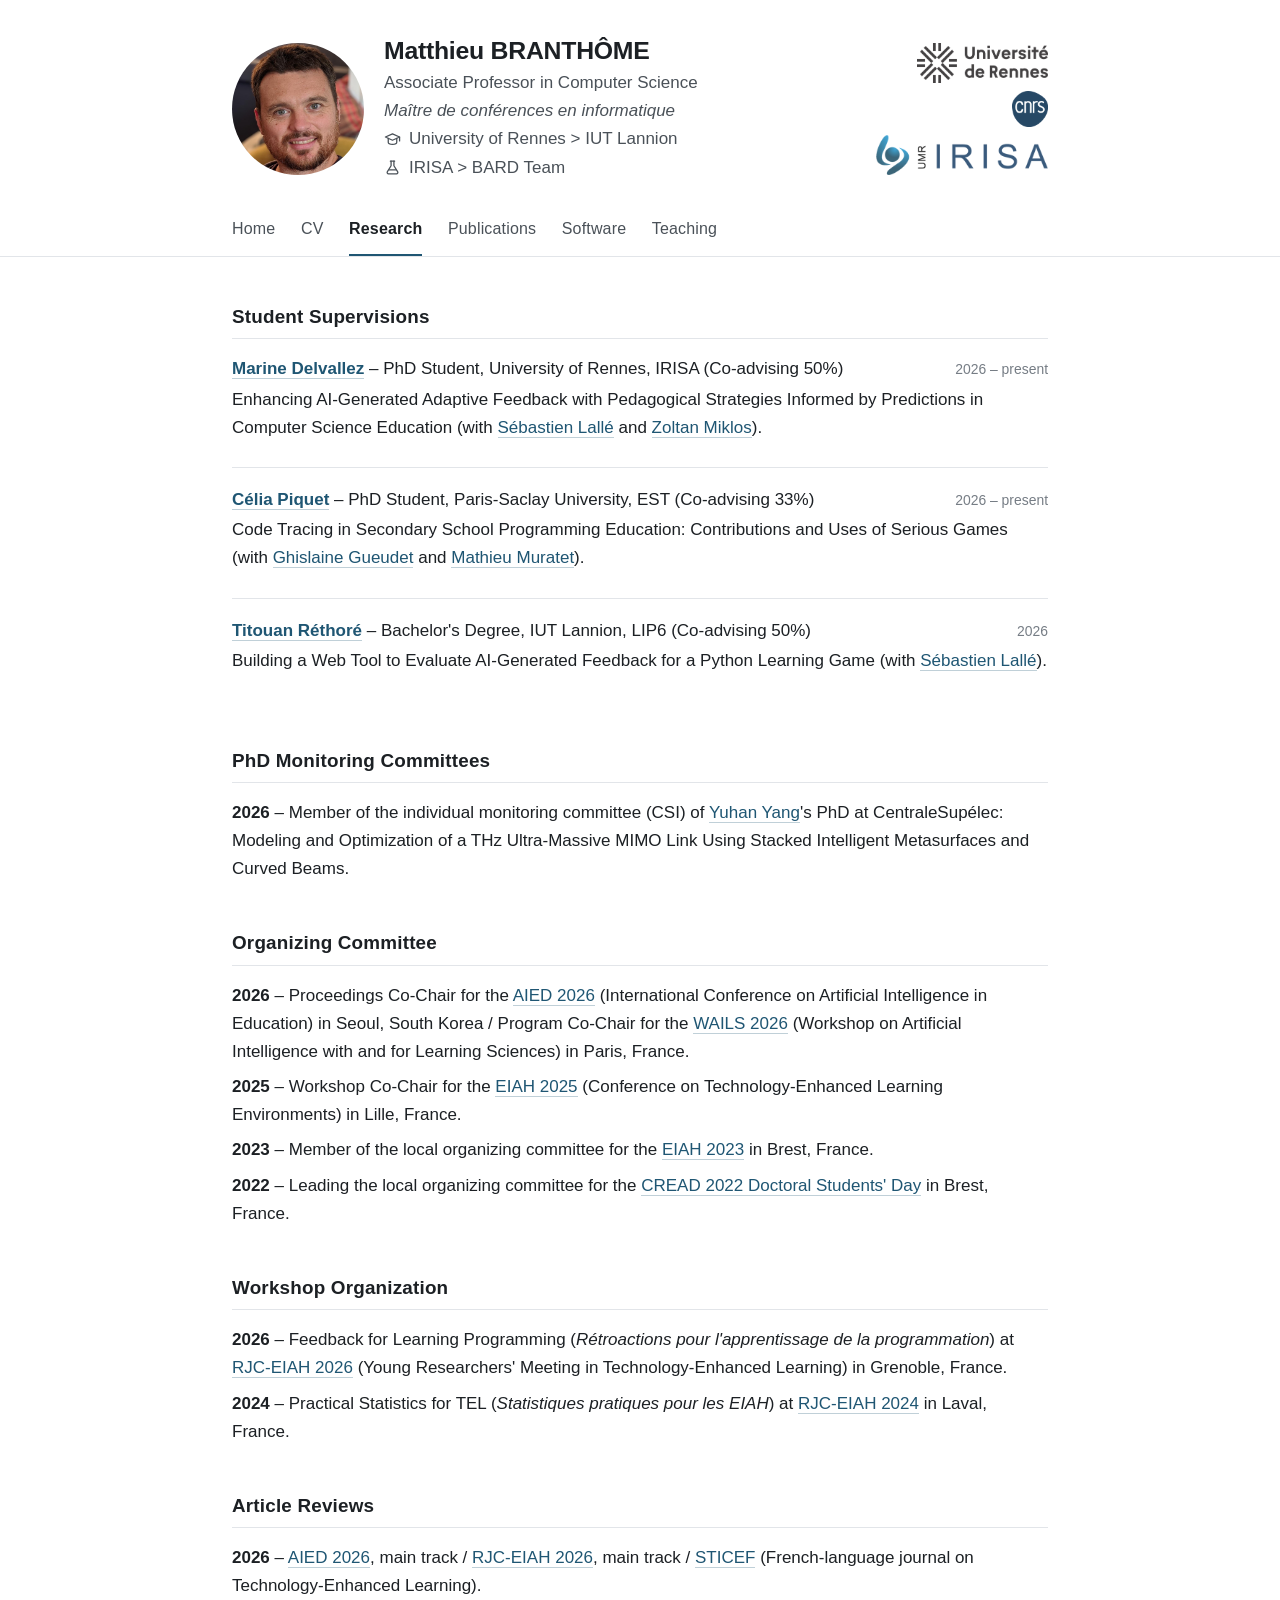
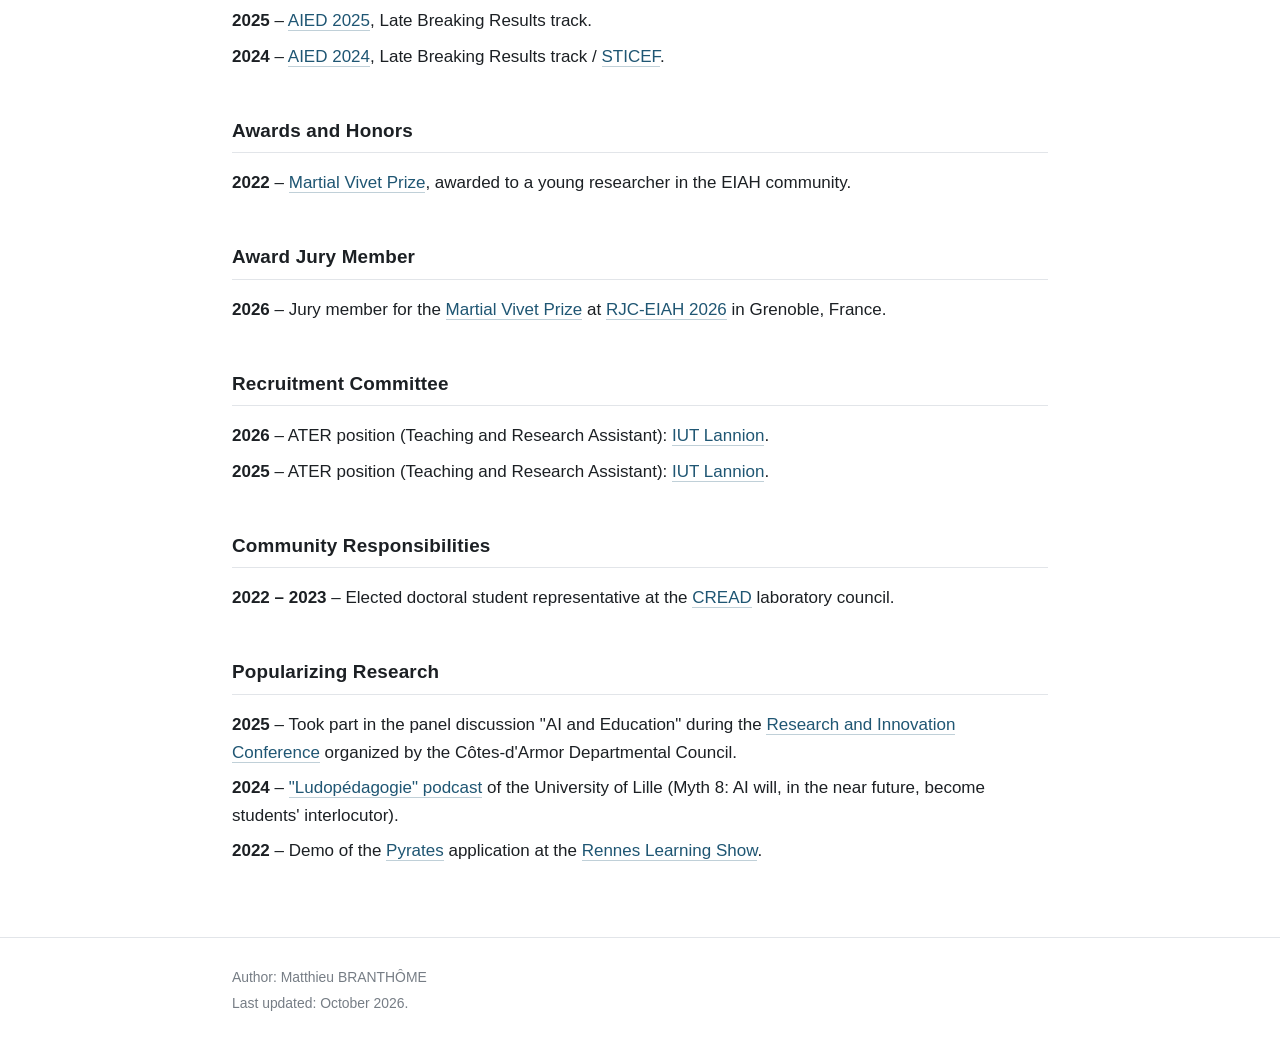
<file: research.html>
<!DOCTYPE html>
<html lang="en">
<head>
<meta charset="utf-8">
<meta name="viewport" content="width=device-width, initial-scale=1">
<title>Research – Matthieu Branthôme</title>
<meta name="description" content="Reviewing, organizing committees, workshops, student supervisions, responsibilities, awards and science popularization of Matthieu Branthôme, IRISA.">
<link rel="canonical" href="https://people.irisa.fr/Matthieu.Branthome/research.html">
<meta property="og:type" content="article">
<meta property="og:title" content="Research – Matthieu Branthôme">
<meta property="og:description" content="Reviewing, organizing committees, workshops, student supervisions, responsibilities, awards and science popularization of Matthieu Branthôme, IRISA.">
<meta property="og:url" content="https://people.irisa.fr/Matthieu.Branthome/research.html">
<meta property="og:image" content="https://people.irisa.fr/Matthieu.Branthome/photo.jpg">
<meta property="og:locale" content="en_US">
<meta property="og:site_name" content="Matthieu Branthôme">
<meta name="twitter:card" content="summary">
<link rel="icon" type="image/png" href="favicon.png">
<link rel="stylesheet" href="style.css">
</head>
<body>

<header class="site-header">
  <div class="wrap">
    <div class="identity">
      <img src="photo.jpg" alt="Portrait of Matthieu Branthôme">
      <div>
        <h1>Matthieu BRANTHÔME</h1>
        <p class="role">
          <span>Associate Professor in Computer Science</span>
          <span><em>Maître de conférences en informatique</em></span>
          <span class="aff teaching">University of Rennes &gt; IUT Lannion</span>
          <span class="aff research">IRISA &gt; BARD Team</span>
        </p>
      </div>
      <ul class="logos" aria-label="Institutions">
        <li><a href="https://www.univ-rennes.fr/" target="_blank" rel="noopener"><img src="univ-rennes.png" alt="Université de Rennes"></a></li>
        <li><a href="https://www.cnrs.fr/" target="_blank" rel="noopener"><img src="cnrs.png" alt="CNRS" class="mark"></a></li>
        <li><a href="https://www.irisa.fr/" target="_blank" rel="noopener"><img src="logo_irisa.png" alt="IRISA"></a></li>
      </ul>
    </div>
    <nav class="site-nav" aria-label="Main">
      <ul>
        <li><a href="index.html">Home</a></li>
        <li><a href="cv.html">CV</a></li>
        <li><a href="research.html" aria-current="page">Research</a></li>
        <li><a href="publications.html">Publications</a></li>
        <li><a href="software.html">Software</a></li>
        <li><a href="teaching.html">Teaching</a></li>
      </ul>
    </nav>
  </div>
</header>

<main>
  <div class="wrap">

    <section>
      <h2>Student Supervisions</h2>

      <div class="entry">
        <div class="entry-head">
          <h3><a href="https://www.linkedin.com/in/marine-delvallez-9a65a2299/" target="_blank" rel="noopener">Marine Delvallez</a> <span class="h-plain">– PhD Student, University of Rennes, IRISA (Co-advising 50%)</span></h3>
          <span class="when">2026 – present</span>
        </div>
        <p class="detail">
          Enhancing AI-Generated Adaptive Feedback with Pedagogical Strategies Informed by
          Predictions in Computer Science Education (with
          <a href="https://www.lip6.fr/actualite/personnes-fiche.php?ident=P1525" target="_blank" rel="noopener">Sébastien Lallé</a> and <a href="https://people.irisa.fr/Zoltan.Miklos/" target="_blank" rel="noopener">Zoltan Miklos</a>).
        </p>
      </div>

      <div class="entry">
        <div class="entry-head">
          <h3><a href="https://www.linkedin.com/in/cpiquet/" target="_blank" rel="noopener">Célia Piquet</a> <span class="h-plain">– PhD Student, Paris-Saclay University, EST (Co-advising 33%)</span></h3>
          <span class="when">2026 – present</span>
        </div>
        <p class="detail">
          Code Tracing in Secondary School Programming Education: Contributions and Uses of
          Serious Games (with
          <a href="https://www.est.universite-paris-saclay.fr/recherche/membres/gueudet-ghislaine/" target="_blank" rel="noopener">Ghislaine Gueudet</a> and <a href="https://www.lip6.fr/Mathieu.Muratet/" target="_blank" rel="noopener">Mathieu Muratet</a>).
        </p>
      </div>

      <div class="entry">
        <div class="entry-head">
          <h3><a href="https://www.linkedin.com/in/titouan-rethore-1b83132bb/" target="_blank" rel="noopener">Titouan Réthoré</a> <span class="h-plain">– Bachelor's Degree, IUT Lannion, LIP6 (Co-advising 50%)</span></h3>
          <span class="when">2026</span>
        </div>
        <p class="detail">
          Building a Web Tool to Evaluate AI-Generated Feedback for a Python Learning Game
          (with <a href="https://www.lip6.fr/actualite/personnes-fiche.php?ident=P1525" target="_blank" rel="noopener">Sébastien Lallé</a>).
        </p>
      </div>
    </section>
    <section>
      <h2>PhD Monitoring Committees</h2>
      <ul class="plain">
        <li>
          <strong>2026</strong> – Member of the individual monitoring committee (CSI) of
          <a href="https://www.linkedin.com/in/yuhan-yang-a183bb3b8/" target="_blank" rel="noopener">Yuhan Yang</a>'s
          PhD at CentraleSupélec: Modeling and Optimization of a THz Ultra-Massive MIMO Link
          Using Stacked Intelligent Metasurfaces and Curved Beams.
        </li>
      </ul>
    </section>
    <section>
      <h2>Organizing Committee</h2>
      <ul class="plain">
        <li>
          <strong>2026</strong> – Proceedings Co-Chair for the
          <a href="https://www.aied-conference.org/2026" target="_blank" rel="noopener">AIED 2026</a>
          (International Conference on Artificial Intelligence in Education) in Seoul,
          South Korea / Program Co-Chair for the
          <a href="https://wailsworkshop.github.io/2026/" target="_blank" rel="noopener">WAILS 2026</a>
          (Workshop on Artificial Intelligence with and for Learning Sciences) in Paris,
          France.
        </li>
        <li>
          <strong>2025</strong> – Workshop Co-Chair for the
          <a href="https://eiah2025.sciencesconf.org/" target="_blank" rel="noopener">EIAH 2025</a>
          (Conference on Technology-Enhanced Learning Environments) in Lille, France.
        </li>
        <li>
          <strong>2023</strong> – Member of the local organizing committee for the
          <a href="https://eiah2023.sciencesconf.org/" target="_blank" rel="noopener">EIAH 2023</a> in Brest, France.
        </li>
        <li>
          <strong>2022</strong> – Leading the local organizing committee for the
          <a href="https://jdd-cread22.sciencesconf.org/" target="_blank" rel="noopener">CREAD 2022 Doctoral Students' Day</a> in Brest, France.
        </li>
      </ul>
    </section>
    <section>
      <h2>Workshop Organization</h2>
      <ul class="plain">
        <li>
          <strong>2026</strong> – Feedback for Learning Programming
          (<em>Rétroactions pour l'apprentissage de la programmation</em>) at
          <a href="https://rjc-eiah2026.sciencesconf.org/" target="_blank" rel="noopener">RJC-EIAH 2026</a>
          (Young Researchers' Meeting in Technology-Enhanced Learning) in Grenoble, France.
        </li>
        <li>
          <strong>2024</strong> – Practical Statistics for TEL
          (<em>Statistiques pratiques pour les EIAH</em>) at
          <a href="https://rjc2024.sciencesconf.org/" target="_blank" rel="noopener">RJC-EIAH 2024</a> in Laval, France.
        </li>
      </ul>
    </section>
    <section>
      <h2>Article Reviews</h2>
      <ul class="plain">
        <li>
          <strong>2026</strong> – <a href="https://www.aied-conference.org/2026" target="_blank" rel="noopener">AIED 2026</a>, main track /
          <a href="https://rjc-eiah2026.sciencesconf.org/" target="_blank" rel="noopener">RJC-EIAH 2026</a>, main track /
          <a href="https://sticef.org/STICEF/index" target="_blank" rel="noopener">STICEF</a>
          (French-language journal on Technology-Enhanced Learning).
        </li>
        <li>
          <strong>2025</strong> – <a href="https://aied2025.itd.cnr.it/" target="_blank" rel="noopener">AIED 2025</a>, Late Breaking Results track.
        </li>
        <li>
          <strong>2024</strong> – <a href="https://aied2024.cesar.school/home" target="_blank" rel="noopener">AIED 2024</a>, Late Breaking Results track /
          <a href="https://sticef.org/STICEF/index" target="_blank" rel="noopener">STICEF</a>.
        </li>
      </ul>
    </section>
    <section>
      <h2>Awards and Honors</h2>
      <ul class="plain">
        <li>
          <strong>2022</strong> – <a href="https://www.atief.fr/rjc-eiah" target="_blank" rel="noopener">Martial Vivet Prize</a>, awarded to a
          young researcher in the EIAH community.
        </li>
      </ul>
    </section>
    <section>
      <h2>Award Jury Member</h2>
      <ul class="plain">
        <li>
          <strong>2026</strong> – Jury member for the
          <a href="https://www.atief.fr/rjc-eiah" target="_blank" rel="noopener">Martial Vivet Prize</a> at <a href="https://rjc-eiah2026.sciencesconf.org/" target="_blank" rel="noopener">RJC-EIAH 2026</a> in Grenoble, France.
        </li>
      </ul>
    </section>
    <section>
      <h2>Recruitment Committee</h2>
      <ul class="plain">
        <li><strong>2026</strong> – ATER position (Teaching and Research Assistant): <a href="https://iut-lannion.univ-rennes.fr/" target="_blank" rel="noopener">IUT Lannion</a>.</li>
        <li><strong>2025</strong> – ATER position (Teaching and Research Assistant): <a href="https://iut-lannion.univ-rennes.fr/" target="_blank" rel="noopener">IUT Lannion</a>.</li>
      </ul>
    </section>
    <section>
      <h2>Community Responsibilities</h2>
      <ul class="plain">
        <li>
          <strong>2022 – 2023</strong> – Elected doctoral student representative at the
          <a href="https://cread.recherche.univ-rennes2.fr/" target="_blank" rel="noopener">CREAD</a> laboratory council.
        </li>
      </ul>
    </section>
    <section>
      <h2>Popularizing Research</h2>
      <ul class="plain">
        <li>
          <strong>2025</strong> – Took part in the panel discussion "AI and Education" during
          the <a href="https://sup.cotesdarmor.fr/programme-des-9emes-assises-de-la-recherche-et-de-l-innovation" target="_blank" rel="noopener">Research
          and Innovation Conference</a> organized by the Côtes-d'Armor Departmental Council.
        </li>
        <li>
          <strong>2024</strong> –
          <a href="https://soundcloud.com/dapi-universite-de-lille/idee-recue-8-lia-sera-demain-linterlocutrice-des-etudiants-avec-matthieu-branthome" target="_blank" rel="noopener">"Ludopédagogie" podcast</a> of the University of Lille (Myth 8: AI will, in the
          near future, become students' interlocutor).
        </li>
        <li>
          <strong>2022</strong> – Demo of the <a href="software.html">Pyrates</a> application
          at the <a href="https://www.learning-show.com/" target="_blank" rel="noopener">Rennes Learning Show</a>.
        </li>
      </ul>
    </section>

  </div>
</main>

<footer class="site-footer">
  <div class="wrap">
    <p>Author: Matthieu BRANTHÔME</p>
    <p>Last updated: October 2026.</p>
  </div>
</footer>

</body>
</html>
</file>
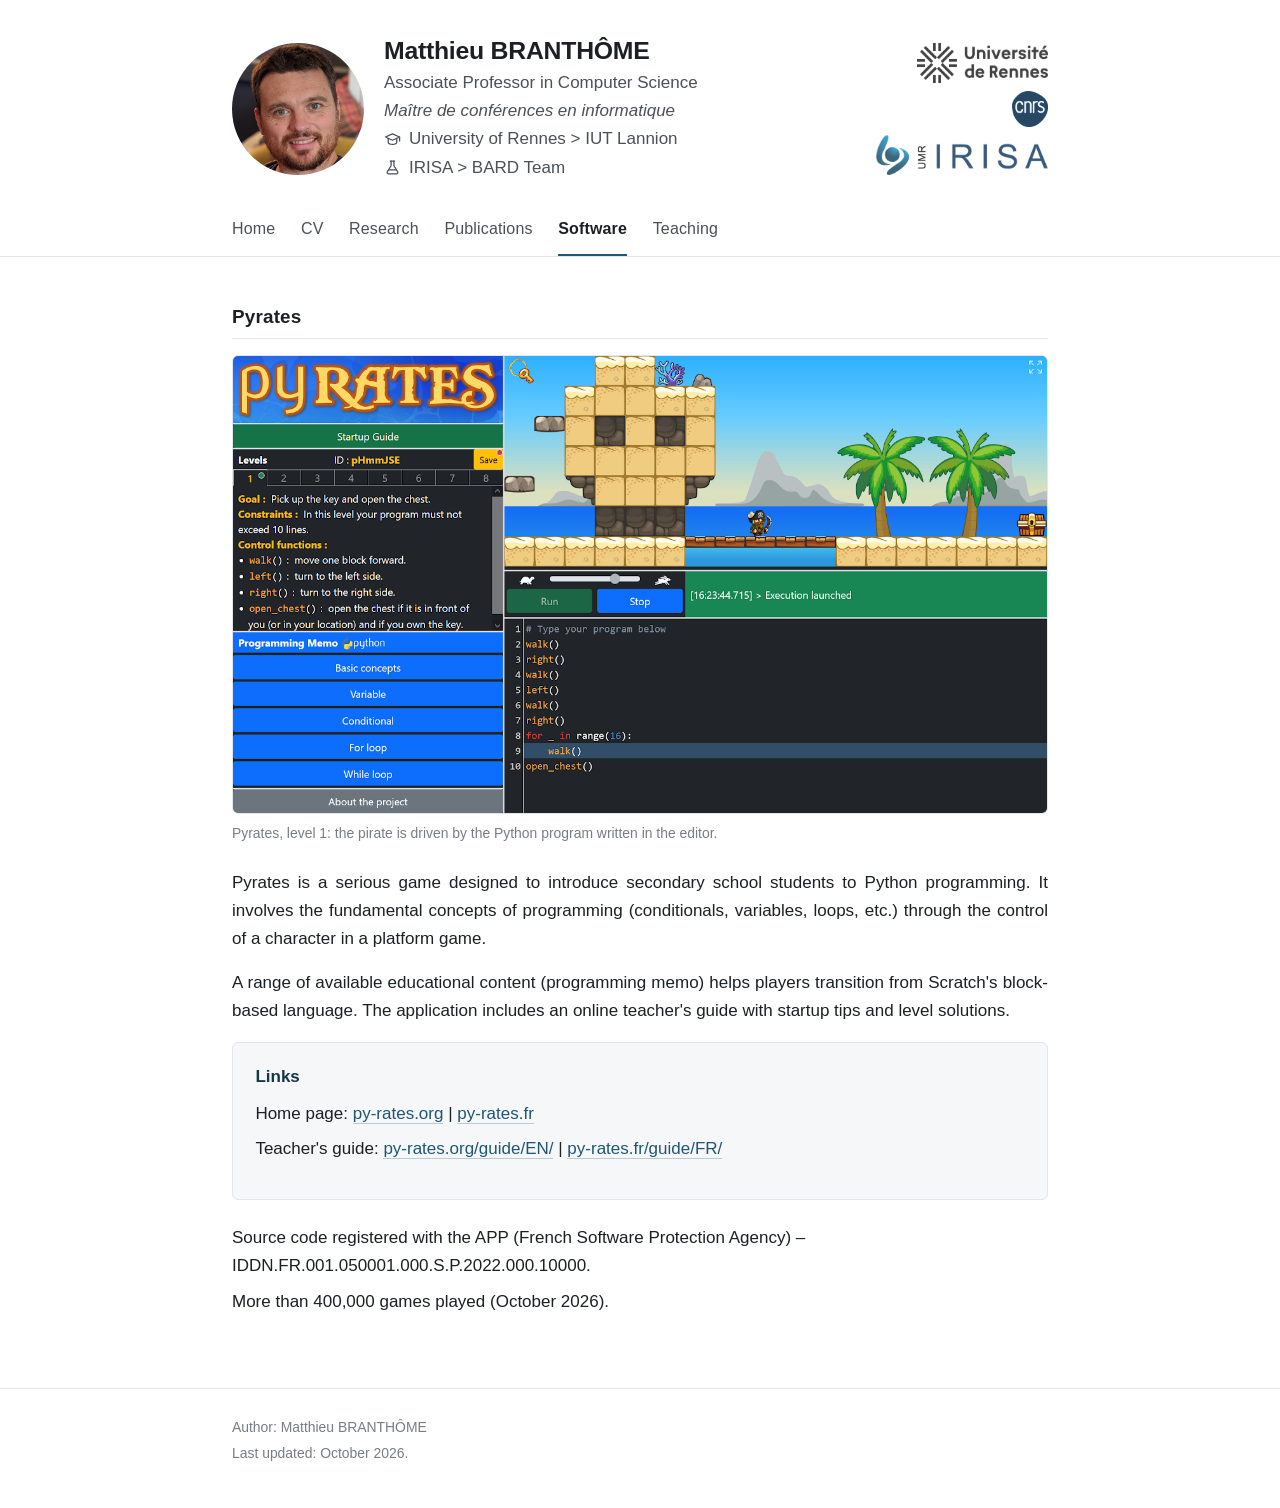
<file: software.html>
<!DOCTYPE html>
<html lang="en">
<head>
<meta charset="utf-8">
<meta name="viewport" content="width=device-width, initial-scale=1">
<title>Software – Matthieu Branthôme</title>
<meta name="description" content="Pyrates, a serious game designed to introduce secondary school students to Python programming.">
<link rel="canonical" href="https://people.irisa.fr/Matthieu.Branthome/software.html">
<meta property="og:type" content="article">
<meta property="og:title" content="Software – Matthieu Branthôme">
<meta property="og:description" content="Pyrates, a serious game designed to introduce secondary school students to Python programming.">
<meta property="og:url" content="https://people.irisa.fr/Matthieu.Branthome/software.html">
<meta property="og:image" content="https://people.irisa.fr/Matthieu.Branthome/photo.jpg">
<meta property="og:locale" content="en_US">
<meta property="og:site_name" content="Matthieu Branthôme">
<meta name="twitter:card" content="summary">
<link rel="icon" type="image/png" href="favicon.png">
<link rel="stylesheet" href="style.css">
</head>
<body>

<header class="site-header">
  <div class="wrap">
    <div class="identity">
      <img src="photo.jpg" alt="Portrait of Matthieu Branthôme">
      <div>
        <h1>Matthieu BRANTHÔME</h1>
        <p class="role">
          <span>Associate Professor in Computer Science</span>
          <span><em>Maître de conférences en informatique</em></span>
          <span class="aff teaching">University of Rennes &gt; IUT Lannion</span>
          <span class="aff research">IRISA &gt; BARD Team</span>
        </p>
      </div>
      <ul class="logos" aria-label="Institutions">
        <li><a href="https://www.univ-rennes.fr/" target="_blank" rel="noopener"><img src="univ-rennes.png" alt="Université de Rennes"></a></li>
        <li><a href="https://www.cnrs.fr/" target="_blank" rel="noopener"><img src="cnrs.png" alt="CNRS" class="mark"></a></li>
        <li><a href="https://www.irisa.fr/" target="_blank" rel="noopener"><img src="logo_irisa.png" alt="IRISA"></a></li>
      </ul>
    </div>
    <nav class="site-nav" aria-label="Main">
      <ul>
        <li><a href="index.html">Home</a></li>
        <li><a href="cv.html">CV</a></li>
        <li><a href="research.html">Research</a></li>
        <li><a href="publications.html">Publications</a></li>
        <li><a href="software.html" aria-current="page">Software</a></li>
        <li><a href="teaching.html">Teaching</a></li>
      </ul>
    </nav>
  </div>
</header>

<main>
  <div class="wrap">

    <section>
      <h2>Pyrates</h2>

      <figure class="screenshot">
        <img src="pyrates.png" alt="Screenshot of Pyrates: the goal and control functions on the left, the platform level top right, and the Python code editor below it.">
        <figcaption>Pyrates, level 1: the pirate is driven by the Python program written in the editor.</figcaption>
      </figure>

      <p>
        Pyrates is a serious game designed to introduce secondary school students to Python
        programming. It involves the fundamental concepts of programming (conditionals,
        variables, loops, etc.) through the control of a character in a platform game.
      </p>
      <p>
        A range of available educational content (programming memo) helps players transition from Scratch's
        block-based language. The application includes an online teacher's guide with startup tips and
        level solutions.
      </p>

      <div class="card">
        <h3>Links</h3>
        <ul class="plain">
          <li>
            Home page:
            <a href="https://py-rates.org" target="_blank" rel="noopener">py-rates.org</a> |
            <a href="https://py-rates.fr" target="_blank" rel="noopener">py-rates.fr</a>
          </li>
          <li>
            Teacher's guide:
            <a href="https://py-rates.org/guide/EN/" target="_blank" rel="noopener">py-rates.org/guide/EN/</a> |
            <a href="https://py-rates.fr/guide/FR/" target="_blank" rel="noopener">py-rates.fr/guide/FR/</a>
          </li>
        </ul>
      </div>

      <ul class="plain">
        <li>
          Source code registered with the APP (French Software Protection Agency) –
          IDDN.FR.001.050001.000.S.P.2022.000.10000.
        </li>
        <li>More than 400,000 games played (October 2026).</li>
      </ul>
    </section>

  </div>
</main>

<footer class="site-footer">
  <div class="wrap">
    <p>Author: Matthieu BRANTHÔME</p>
    <p>Last updated: October 2026.</p>
  </div>
</footer>

</body>
</html>
</file>
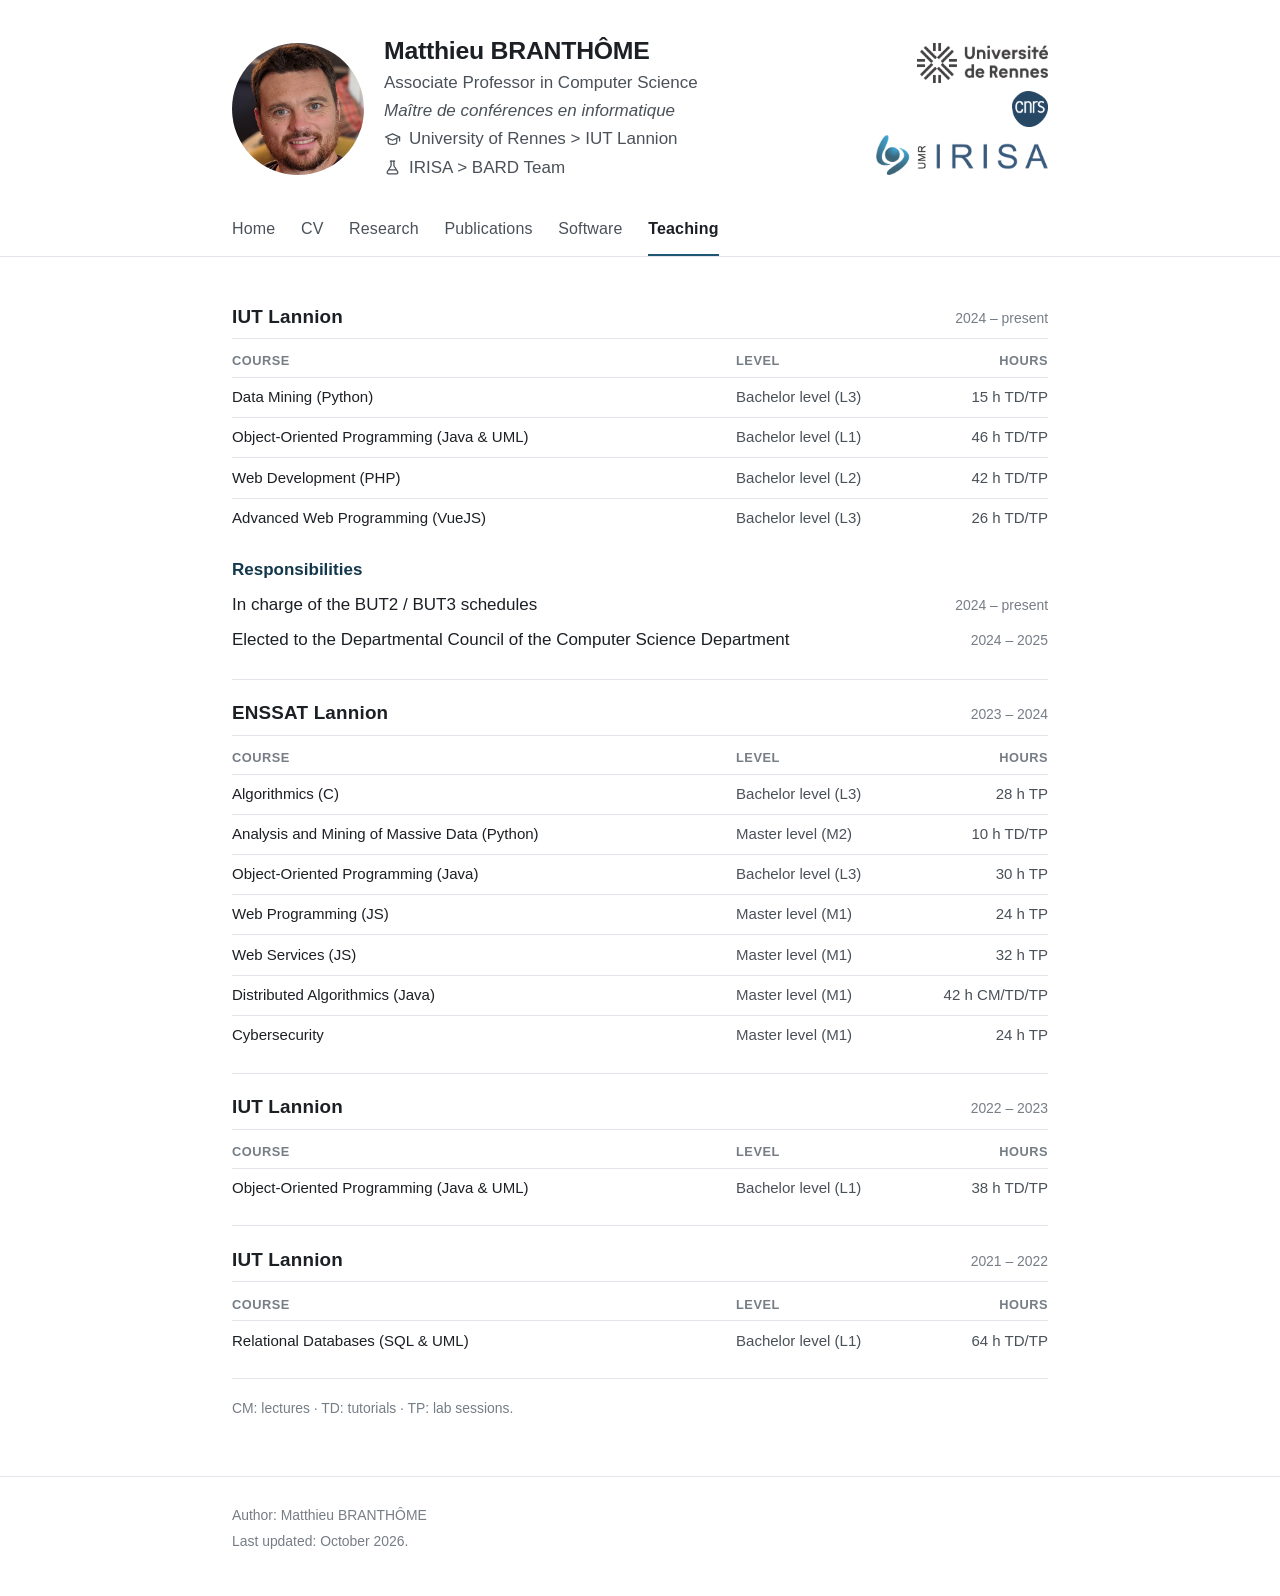
<file: teaching.html>
<!DOCTYPE html>
<html lang="en">
<head>
<meta charset="utf-8">
<meta name="viewport" content="width=device-width, initial-scale=1">
<title>Teaching – Matthieu Branthôme</title>
<meta name="description" content="Courses taught by Matthieu Branthôme at IUT Lannion and ENSSAT Lannion, University of Rennes.">
<link rel="canonical" href="https://people.irisa.fr/Matthieu.Branthome/teaching.html">
<meta property="og:type" content="article">
<meta property="og:title" content="Teaching – Matthieu Branthôme">
<meta property="og:description" content="Courses taught by Matthieu Branthôme at IUT Lannion and ENSSAT Lannion, University of Rennes.">
<meta property="og:url" content="https://people.irisa.fr/Matthieu.Branthome/teaching.html">
<meta property="og:image" content="https://people.irisa.fr/Matthieu.Branthome/photo.jpg">
<meta property="og:locale" content="en_US">
<meta property="og:site_name" content="Matthieu Branthôme">
<meta name="twitter:card" content="summary">
<link rel="icon" type="image/png" href="favicon.png">
<link rel="stylesheet" href="style.css">
</head>
<body>

<header class="site-header">
  <div class="wrap">
    <div class="identity">
      <img src="photo.jpg" alt="Portrait of Matthieu Branthôme">
      <div>
        <h1>Matthieu BRANTHÔME</h1>
        <p class="role">
          <span>Associate Professor in Computer Science</span>
          <span><em>Maître de conférences en informatique</em></span>
          <span class="aff teaching">University of Rennes &gt; IUT Lannion</span>
          <span class="aff research">IRISA &gt; BARD Team</span>
        </p>
      </div>
      <ul class="logos" aria-label="Institutions">
        <li><a href="https://www.univ-rennes.fr/" target="_blank" rel="noopener"><img src="univ-rennes.png" alt="Université de Rennes"></a></li>
        <li><a href="https://www.cnrs.fr/" target="_blank" rel="noopener"><img src="cnrs.png" alt="CNRS" class="mark"></a></li>
        <li><a href="https://www.irisa.fr/" target="_blank" rel="noopener"><img src="logo_irisa.png" alt="IRISA"></a></li>
      </ul>
    </div>
    <nav class="site-nav" aria-label="Main">
      <ul>
        <li><a href="index.html">Home</a></li>
        <li><a href="cv.html">CV</a></li>
        <li><a href="research.html">Research</a></li>
        <li><a href="publications.html">Publications</a></li>
        <li><a href="software.html">Software</a></li>
        <li><a href="teaching.html" aria-current="page">Teaching</a></li>
      </ul>
    </nav>
  </div>
</header>

<main>
  <div class="wrap">

    <section>
      <div class="entry">
        <div class="entry-head major">
          <h2>IUT Lannion</h2>
          <span class="when">2024 – present</span>
        </div>
        <table class="courses">
          <thead>
            <tr><th scope="col">Course</th><th scope="col">Level</th><th scope="col">Hours</th></tr>
          </thead>
          <tbody>
            <tr><td>Data Mining (Python)</td><td>Bachelor level (L3)</td><td>15 h TD/TP</td></tr>
            <tr><td>Object-Oriented Programming (Java &amp; UML)</td><td>Bachelor level (L1)</td><td>46 h TD/TP</td></tr>
            <tr><td>Web Development (PHP)</td><td>Bachelor level (L2)</td><td>42 h TD/TP</td></tr>
            <tr><td>Advanced Web Programming (VueJS)</td><td>Bachelor level (L3)</td><td>26 h TD/TP</td></tr>
          </tbody>
        </table>
        <h3 class="resp-title">Responsibilities</h3>
        <ul class="plain resp">
          <li>
            <span>In charge of the BUT2 / BUT3 schedules</span>
            <span class="when">2024 – present</span>
          </li>
          <li>
            <span>Elected to the Departmental Council of the Computer Science Department</span>
            <span class="when">2024 – 2025</span>
          </li>
        </ul>
      </div>

      <div class="entry">
        <div class="entry-head major">
          <h2>ENSSAT Lannion</h2>
          <span class="when">2023 – 2024</span>
        </div>
        <table class="courses">
          <thead>
            <tr><th scope="col">Course</th><th scope="col">Level</th><th scope="col">Hours</th></tr>
          </thead>
          <tbody>
            <tr><td>Algorithmics (C)</td><td>Bachelor level (L3)</td><td>28 h TP</td></tr>
            <tr><td>Analysis and Mining of Massive Data (Python)</td><td>Master level (M2)</td><td>10 h TD/TP</td></tr>
            <tr><td>Object-Oriented Programming (Java)</td><td>Bachelor level (L3)</td><td>30 h TP</td></tr>
            <tr><td>Web Programming (JS)</td><td>Master level (M1)</td><td>24 h TP</td></tr>
            <tr><td>Web Services (JS)</td><td>Master level (M1)</td><td>32 h TP</td></tr>
            <tr><td>Distributed Algorithmics (Java)</td><td>Master level (M1)</td><td>42 h CM/TD/TP</td></tr>
            <tr><td>Cybersecurity</td><td>Master level (M1)</td><td>24 h TP</td></tr>
          </tbody>
        </table>
      </div>

      <div class="entry">
        <div class="entry-head major">
          <h2>IUT Lannion</h2>
          <span class="when">2022 – 2023</span>
        </div>
        <table class="courses">
          <thead>
            <tr><th scope="col">Course</th><th scope="col">Level</th><th scope="col">Hours</th></tr>
          </thead>
          <tbody>
            <tr><td>Object-Oriented Programming (Java &amp; UML)</td><td>Bachelor level (L1)</td><td>38 h TD/TP</td></tr>
          </tbody>
        </table>
      </div>

      <div class="entry">
        <div class="entry-head major">
          <h2>IUT Lannion</h2>
          <span class="when">2021 – 2022</span>
        </div>
        <table class="courses">
          <thead>
            <tr><th scope="col">Course</th><th scope="col">Level</th><th scope="col">Hours</th></tr>
          </thead>
          <tbody>
            <tr><td>Relational Databases (SQL &amp; UML)</td><td>Bachelor level (L1)</td><td>64 h TD/TP</td></tr>
          </tbody>
        </table>
      </div>
      <p class="legend">CM: lectures · TD: tutorials · TP: lab sessions.</p>
    </section>

  </div>
</main>

<footer class="site-footer">
  <div class="wrap">
    <p>Author: Matthieu BRANTHÔME</p>
    <p>Last updated: October 2026.</p>
  </div>
</footer>

</body>
</html>
</file>
<file: style.css>
/* ------------------------------------------------------------------
   Matthieu Branthôme – personal research page
   Single stylesheet shared by every page.
   No external dependencies: works offline and on a static WebDAV space.
   ------------------------------------------------------------------ */

:root {
  --ink:        #1c2024;
  --ink-soft:   #4a5158;
  --ink-faint:  #767d85;
  --accent:     #1f5673;
  --accent-dk:  #14384b;
  --rule:       #e2e5e9;
  --bg:         #ffffff;
  --bg-soft:    #f6f7f9;
  --maxw:       54rem;
}

*, *::before, *::after { box-sizing: border-box; }

html { -webkit-text-size-adjust: 100%; }

body {
  margin: 0;
  background: var(--bg);
  color: var(--ink);
  font-family: -apple-system, BlinkMacSystemFont, "Segoe UI", "Helvetica Neue",
               Arial, sans-serif;
  font-size: 17px;
  line-height: 1.65;
  -webkit-font-smoothing: antialiased;
}

.wrap {
  max-width: var(--maxw);
  margin: 0 auto;
  padding: 0 1.5rem;
}

/* ---------- Links ---------- */

a {
  color: var(--accent);
  text-decoration: none;
  border-bottom: 1px solid rgba(31, 86, 115, 0.28);
}

a:hover { color: var(--accent-dk); border-bottom-color: var(--accent-dk); }

a:focus-visible {
  outline: 2px solid var(--accent);
  outline-offset: 2px;
  border-radius: 2px;
}

/* ---------- Header & navigation ---------- */

.site-header {
  border-bottom: 1px solid var(--rule);
  padding: 2.25rem 0 0;
}

.identity { display: flex; align-items: center; gap: 1.25rem; flex-wrap: wrap; }

.identity > img {
  width: 132px; height: 132px;
  border-radius: 50%;
  object-fit: cover;
  background: var(--bg-soft);
  flex: none;
}

.identity h1 {
  font-size: 1.55rem;
  line-height: 1.25;
  margin: 0 0 0.15rem;
  letter-spacing: -0.01em;
}

.identity .role {
  margin: 0;
  color: var(--ink-soft);
  font-size: 17px;
}

.identity .role span { display: block; }

nav.site-nav { margin-top: 1.75rem; }

nav.site-nav ul {
  list-style: none;
  margin: 0;
  padding: 0;
  display: flex;
  flex-wrap: wrap;
  gap: 0.25rem 1.6rem;
}

nav.site-nav a {
  display: inline-block;
  padding: 0.4rem 0 0.7rem;
  border-bottom: 2px solid transparent;
  color: var(--ink-soft);
  font-size: 16px;
  letter-spacing: 0.01em;
}

nav.site-nav a:hover { color: var(--accent); }

nav.site-nav a[aria-current="page"] {
  color: var(--ink);
  font-weight: 600;
  border-bottom-color: var(--accent);
}

/* ---------- Main content ---------- */

main { padding: 2.75rem 0 3.5rem; }

h2 {
  font-size: 1.18rem;
  letter-spacing: 0.01em;
  margin: 2.75rem 0 1rem;
  padding-bottom: 0.4rem;
  border-bottom: 1px solid var(--rule);
}

main > .wrap > h2:first-child,
main .wrap > section:first-child h2 { margin-top: 0; }

h3 {
  font-size: 17px;
  margin: 1.75rem 0 0.6rem;
  color: var(--accent-dk);
}

p { margin: 0 0 1rem; }

.lead { font-size: 18px; }

ul.plain { list-style: none; margin: 0 0 1rem; padding: 0; }

ul.plain > li { margin-bottom: 0.45rem; }

ul.tags {
  list-style: none;
  display: flex;
  flex-wrap: wrap;
  gap: 0.5rem;
  margin: 0 0 1.25rem;
  padding: 0;
}

ul.tags li {
  background: var(--bg-soft);
  border: 1px solid var(--rule);
  border-radius: 999px;
  padding: 0.28rem 0.85rem;
  font-size: 0.88rem;
  color: var(--ink-soft);
}

/* ---------- News ---------- */

.news { list-style: none; margin: 0; padding: 0; }

.news li {
  display: grid;
  grid-template-columns: 7.5rem 1fr;
  gap: 0 1rem;
  padding: 0.7rem 0;
  border-bottom: 1px solid var(--rule);
}

.news li:last-child { border-bottom: 0; }

.news time {
  color: var(--ink-faint);
  font-size: 0.87rem;
  font-variant-numeric: tabular-nums;
  padding-top: 0.15rem;
}

/* ---------- Publications ---------- */

ol.pubs { list-style: none; margin: 0; padding: 0; counter-reset: pub; }

ol.pubs > li {
  position: relative;
  padding: 0 0 1.15rem 3rem;
  margin-bottom: 1.15rem;
  border-bottom: 1px solid var(--rule);
}

ol.pubs > li:last-child { border-bottom: 0; }

ol.pubs > li::before {
  counter-increment: pub;
  content: "[" counter(pub) "]";
  white-space: nowrap;
  position: absolute;
  left: 0;
  top: 0;
  color: var(--ink-faint);
  font-size: 0.86rem;
  font-variant-numeric: tabular-nums;
  padding-top: 0.15rem;
}

.pub-title { font-weight: 600; }

.pub-venue { color: var(--ink-soft); font-style: italic; }

.pub-meta { display: block; font-size: 0.89rem; margin-top: 0.2rem; }

.pub-meta a { margin-right: 0.9rem; }

/* ---------- Teaching / CV entries ---------- */

.entry {
  padding: 0 0 1.1rem;
  margin-bottom: 1.1rem;
  border-bottom: 1px solid var(--rule);
}

.entry:last-child { border-bottom: 0; }

.entry-head {
  display: flex;
  justify-content: space-between;
  align-items: baseline;
  gap: 1rem;
  flex-wrap: wrap;
}

.entry-head h3 { margin: 0; color: var(--ink); font-size: 17px; }

.entry-head h3 .h-plain { font-weight: 400; }

.entry-head h3 .h-note { font-weight: 400; color: var(--ink-soft); }

.entry-head .when {
  color: var(--ink-faint);
  font-size: 0.87rem;
  font-variant-numeric: tabular-nums;
  white-space: nowrap;
}

.entry .where { color: var(--ink-soft); font-size: 0.94rem; margin: 0.1rem 0 0.5rem; }

table.courses {
  width: 100%;
  border-collapse: collapse;
  font-size: 0.94rem;
  margin: 0.5rem 0 0;
}

table.courses th {
  text-align: left;
  font-weight: 600;
  font-size: 0.8rem;
  letter-spacing: 0.04em;
  text-transform: uppercase;
  color: var(--ink-faint);
  border-bottom: 1px solid var(--rule);
  padding: 0 0.75rem 0.35rem 0;
}

table.courses td {
  padding: 0.45rem 0.75rem 0.45rem 0;
  border-bottom: 1px solid var(--rule);
  vertical-align: top;
}

table.courses tr:last-child td { border-bottom: 0; }

table.courses td:nth-child(2),
table.courses th:nth-child(2) { white-space: nowrap; }

table.courses td:nth-child(2) { color: var(--ink-soft); }

table.courses td:last-child,
table.courses th:last-child {
  white-space: nowrap;
  text-align: right;
  padding-right: 0;
}

table.courses td:last-child {
  color: var(--ink-soft);
  font-variant-numeric: tabular-nums;
}

.legend { margin: 1rem 0 0; color: var(--ink-faint); font-size: 13.9px; }

/* ---------- Callout box ---------- */

.card {
  background: var(--bg-soft);
  border: 1px solid var(--rule);
  border-radius: 6px;
  padding: 1.25rem 1.4rem;
  margin: 0 0 1.5rem;
}

.card p:last-child { margin-bottom: 0; }

.card h3 { margin-top: 0; }

/* ---------- Contact / profile links ---------- */

.contact { display: grid; grid-template-columns: 6rem 1fr; gap: 0.4rem 1rem; margin: 0; }

.contact dt { color: var(--ink-faint); font-size: 0.92rem; }

.contact dd { margin: 0; }

.profiles {
  list-style: none;
  display: flex;
  flex-wrap: wrap;
  gap: 0.6rem;
  padding: 0;
  margin: 1.25rem 0 0;
}

.profiles a {
  display: inline-block;
  border: 1px solid var(--rule);
  border-radius: 4px;
  padding: 0.32rem 0.85rem;
  font-size: 0.9rem;
  color: var(--ink-soft);
  background: var(--bg-soft);
}

.profiles a:hover { color: var(--accent); border-color: var(--accent); }

/* ---------- Footer ---------- */

.site-footer {
  border-top: 1px solid var(--rule);
  padding: 1.5rem 0 2.5rem;
  color: var(--ink-faint);
  font-size: 0.87rem;
}

.site-footer p { margin: 0.2rem 0; }

.site-footer a { color: var(--ink-soft); }

/* ---------- Small screens ---------- */

@media (max-width: 34rem) {
  body { font-size: 16px; }
  .identity > img { width: 104px; height: 104px; }
  .identity h1 { font-size: 1.35rem; }
  .news li { grid-template-columns: 1fr; gap: 0.1rem; }
  .contact { grid-template-columns: 1fr; gap: 0 0; }
  .contact dd { margin-bottom: 0.5rem; }
  nav.site-nav ul { gap: 0.1rem 1.1rem; }
  table.courses td:last-child, table.courses th:last-child { white-space: normal; }
}

/* ---------- Print ---------- */

@media print {
  nav.site-nav, .site-footer { display: none; }
  body { font-size: 11pt; }
  a { color: var(--ink); border-bottom: 0; }
}

/* ---------- Screenshots / figures ---------- */

figure.screenshot {
  margin: 0 0 1.5rem;
}

figure.screenshot img {
  display: block;
  width: 100%;
  height: auto;
  border: 1px solid var(--rule);
  border-radius: 6px;
  background: var(--bg-soft);
}

figure.screenshot figcaption {
  margin-top: 0.5rem;
  color: var(--ink-faint);
  font-size: 0.87rem;
}

@media (max-width: 34rem) {
  table.courses td:nth-child(2),
  table.courses th:nth-child(2) { white-space: normal; }
}

/* ---------- Research interests (plain text, not controls) ---------- */

ul.interests {
  list-style: none;
  display: flex;
  flex-wrap: wrap;
  gap: 0 0.55rem;
  margin: 0 0 1rem;
  padding: 0;
  color: var(--ink-soft);
}

ul.interests li:not(:last-child)::after {
  content: "·";
  color: var(--ink-faint);
  margin-left: 0.55rem;
}

/* ---------- Collapsible older news ---------- */

details.news-more { border-top: 1px solid var(--rule); }

details.news-more > summary {
  cursor: pointer;
  padding: 0.75rem 0;
  font-size: 0.92rem;
  color: var(--accent);
  list-style: none;
  display: flex;
  align-items: center;
  gap: 0.45rem;
}

details.news-more > summary::-webkit-details-marker { display: none; }

details.news-more > summary::before {
  content: "\25B8";
  font-size: 0.75rem;
  color: var(--ink-faint);
}

details.news-more[open] > summary::before { content: "\25BE"; }

details.news-more > summary:hover { color: var(--accent-dk); }

details.news-more > summary:focus-visible {
  outline: 2px solid var(--accent);
  outline-offset: 2px;
  border-radius: 2px;
}

details.news-more > .news { border-top: 1px solid var(--rule); }

/* ---------- Affiliation lines with icons ---------- */

.identity .role .aff {
  display: flex;
  align-items: center;
  gap: 0.45rem;
}

.identity .role .aff::before {
  content: "";
  flex: none;
  width: 1.05em;
  height: 1.05em;
  background-position: center;
  background-repeat: no-repeat;
  background-size: contain;
}

.identity .role .aff.research::before {
  background-image: url("data:image/svg+xml,<svg%20xmlns='http://www.w3.org/2000/svg'%20viewBox='0%200%2024%2024'%20fill='none'%20stroke='%234a5158'%20stroke-width='1.8'%20stroke-linecap='round'%20stroke-linejoin='round'><path%20d='M9%203h6'/><path%20d='M10%203v6.5L4.6%2018.2A2%202%200%200%200%206.3%2021h11.4a2%202%200%200%200%201.7-2.8L14%209.5V3'/><path%20d='M7.5%2015.5h9'/></svg>");
}

.identity .role .aff.teaching::before {
  background-image: url("data:image/svg+xml,<svg%20xmlns='http://www.w3.org/2000/svg'%20viewBox='0%200%2024%2024'%20fill='none'%20stroke='%234a5158'%20stroke-width='1.8'%20stroke-linecap='round'%20stroke-linejoin='round'><path%20d='M12%204%202%208.5%2012%2013l10-4.5L12%204Z'/><path%20d='M6%2010.5V16c0%201.7%202.7%203%206%203s6-1.3%206-3v-5.5'/><path%20d='M22%208.5V14'/></svg>");
}

/* ---------- Justified running text ---------- */

main section > p,
.entry > p:not(.where) {
  text-align: justify;
  -webkit-hyphens: auto;
  hyphens: auto;
}

@media (max-width: 34rem) {
  main section > p,
  .entry > p:not(.where) { text-align: left; }
}

/* ---------- Teaching responsibilities ---------- */

.entry h3.resp-title {
  font-size: 17px;
  margin: 1.15rem 0 0.4rem;
}

ul.plain.resp { margin-bottom: 0; }

ul.plain.resp > li {
  display: flex;
  justify-content: space-between;
  align-items: baseline;
  gap: 1rem;
}

ul.plain.resp .when {
  color: var(--ink-faint);
  font-size: 0.87rem;
  font-variant-numeric: tabular-nums;
  white-space: nowrap;
}

.contact dd.mails > span:not(.mail) { color: var(--ink-faint); margin: 0 0.2rem; }

/* ---------- Course tables: same column grid on every table ---------- */

table.courses { table-layout: fixed; }

table.courses th:nth-child(2),
table.courses td:nth-child(2) { width: 11.5rem; }

table.courses th:nth-child(3),
table.courses td:nth-child(3) { width: 8rem; }

@media (max-width: 34rem) {
  table.courses th:nth-child(2),
  table.courses td:nth-child(2) { width: 7.5rem; }
  table.courses th:nth-child(3),
  table.courses td:nth-child(3) { width: 5.5rem; }
}

/* ---------- Institutional logos in the header ---------- */

.identity .logos {
  list-style: none;
  display: flex;
  flex-direction: column;
  align-items: flex-end;
  justify-content: center;
  gap: 0.5rem;
  margin: 0 0 0 auto;
  padding: 0;
}

.identity .logos li { flex: none; }

.identity .logos a {
  display: block;
  border-bottom: 0;
  opacity: 0.85;
  transition: opacity 0.15s ease;
}

.identity .logos a:hover { opacity: 1; }

.identity .logos img {
  display: block;
  height: 40px;
  width: auto;
  object-fit: contain;
  border-radius: 0;
  background: none;
}

/* marque compacte : légèrement réduite pour équilibrer le poids visuel */
.identity .logos img.mark { height: 36px; }

@media (max-width: 52rem) {
  .identity .logos {
    flex-direction: row;
    align-items: center;
    margin: 0.4rem 0 0;
    gap: 1.5rem;
    width: 100%;
  }
  .identity .logos img { height: 27px; }
  .identity .logos img.mark { height: 24px; }
}

/* ---------- E-mail addresses assembled in CSS (anti-harvesting) ---------- */

.mail i { font-style: normal; }
.mail i.at::before  { content: "@"; }
.mail i.dot::before { content: "."; }

/* ---------- Student supervision: same weight as running text ---------- */

.entry > p.detail {
  color: var(--ink);
  font-size: 17px;
  margin: 0.15rem 0 0.5rem;
  text-align: left;
}

/* ---------- Entry heading acting as a section title (Teaching) ---------- */

.entry-head.major {
  padding-bottom: 0.4rem;
  margin-bottom: 0.7rem;
  border-bottom: 1px solid var(--rule);
}

.entry-head.major h2 {
  margin: 0;
  padding: 0;
  border-bottom: 0;
  font-size: 1.18rem;
  letter-spacing: 0.01em;
}

/* ---------- Categorised publication numbering ---------- */

ol.pubs.j > li::before { content: "[J" counter(pub) "]"; }
ol.pubs.c > li::before { content: "[C" counter(pub) "]"; }
ol.pubs.w > li::before { content: "[W" counter(pub) "]"; }
ol.pubs.t > li::before { content: "[T" counter(pub) "]"; }

/* ---------- Venue ranking badge ---------- */

.rank {
  display: inline-block;
  font-size: 0.78rem;
  font-weight: 600;
  letter-spacing: 0.03em;
  color: var(--accent);
  background: var(--bg-soft);
  border: 1px solid var(--rule);
  border-radius: 3px;
  padding: 0.05rem 0.4rem;
  vertical-align: 0.08em;
  white-space: nowrap;
}
</file>
